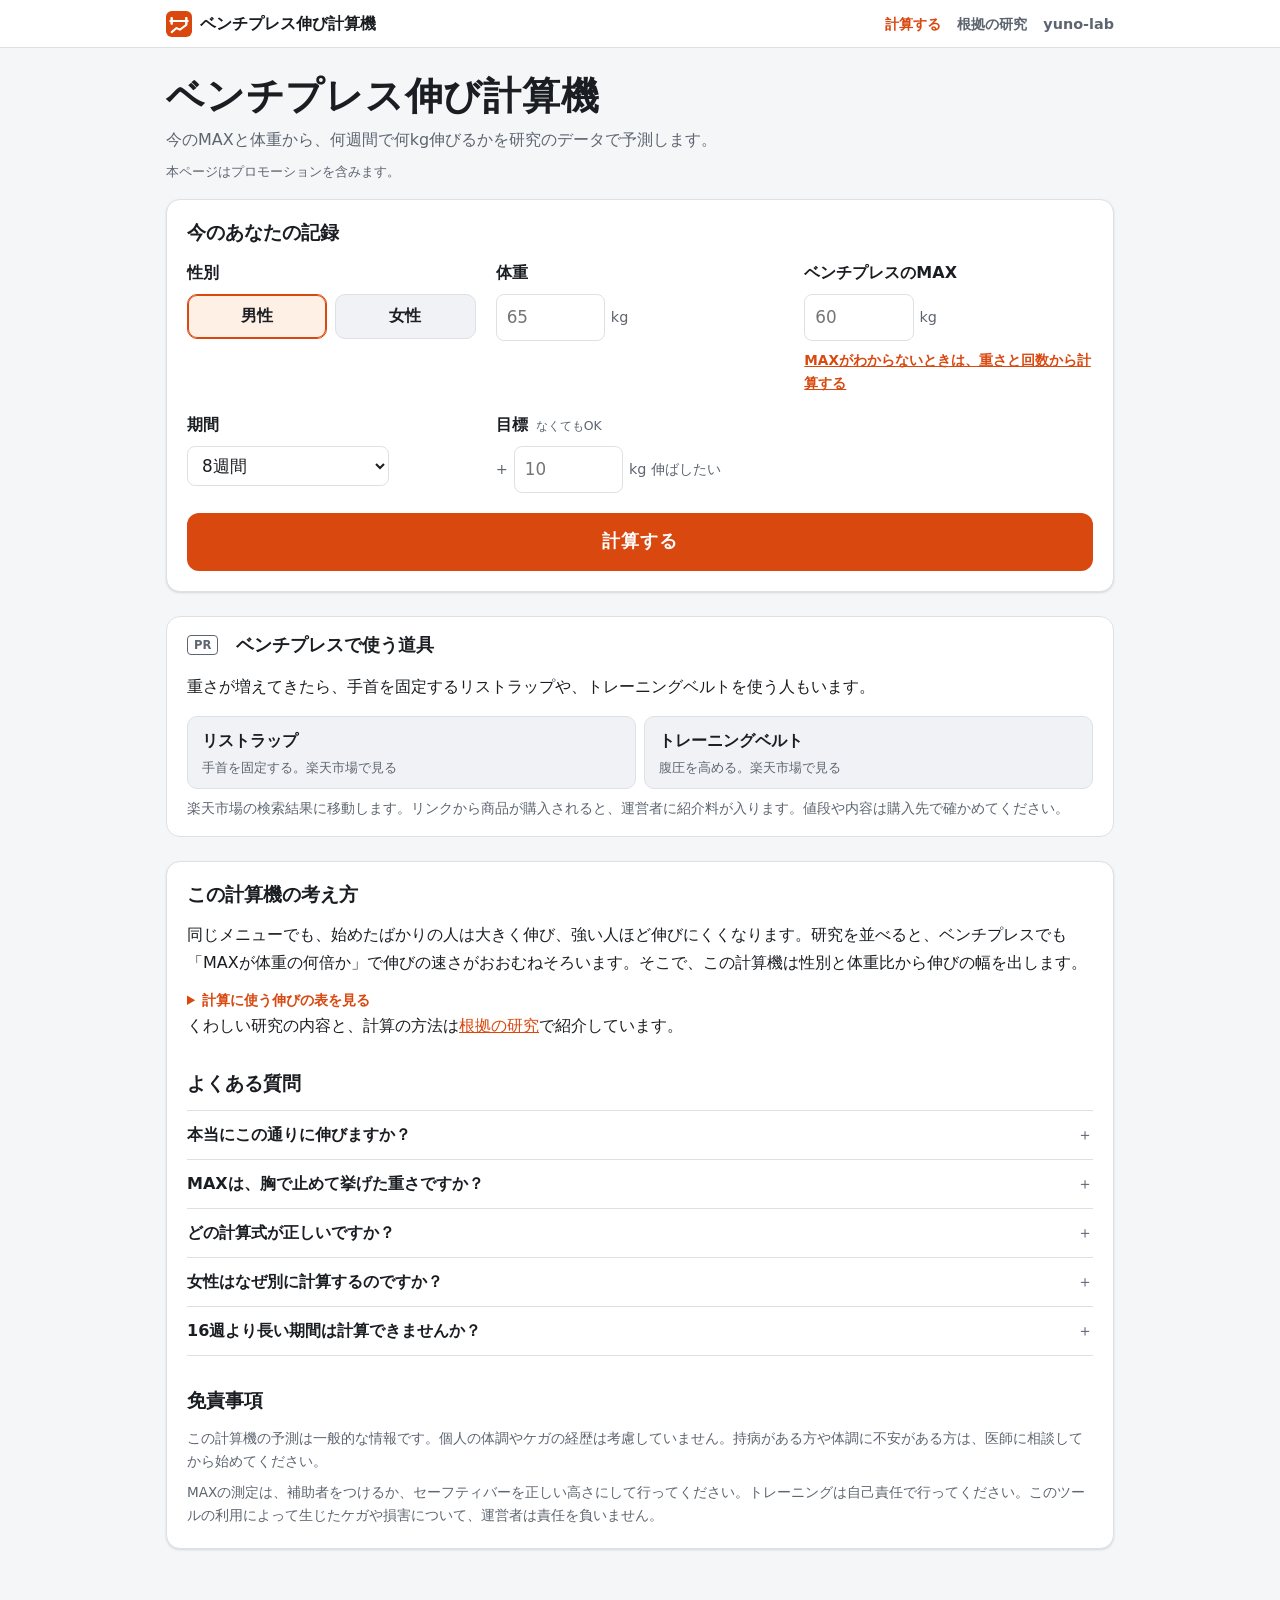
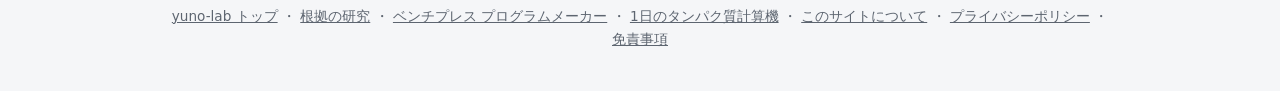
<file: index.html>
<!doctype html>
<html lang="ja">
<head>
<meta charset="utf-8">
<meta name="viewport" content="width=device-width, initial-scale=1, viewport-fit=cover">
<title>ベンチプレス伸び計算機｜何週間で何kg上がる？MAXの計算式つき</title>
<meta name="description" content="今のベンチプレスのMAXと体重、性別を入れるだけで、何週間で何kg伸びるかを研究データから予測します。重さと回数からMAXを出す4つの計算式の比較と、何kgなら何回できるかの表つき。根拠の論文つき。無料・登録不要。">
<link rel="canonical" href="https://yuno-lab.com/bench-goal/">
<meta property="og:type" content="website">
<meta property="og:title" content="ベンチプレス伸び計算機">
<meta property="og:description" content="何週間で何kg上がる？今のMAXと体重から、研究データでベンチプレスの伸びを予測します。MAXの計算式つき。">
<meta property="og:url" content="https://yuno-lab.com/bench-goal/">
<meta property="og:image" content="https://yuno-lab.com/bench-goal/og.png">
<meta property="og:locale" content="ja_JP">
<meta name="twitter:card" content="summary_large_image">
<meta name="theme-color" content="#d9480f">
<link rel="icon" href="favicon.svg" type="image/svg+xml">
<link rel="stylesheet" href="css/style.css">
<script type="application/ld+json">
{
  "@context": "https://schema.org",
  "@type": "WebApplication",
  "name": "ベンチプレス伸び計算機",
  "url": "https://yuno-lab.com/bench-goal/",
  "description": "今のベンチプレスのMAXと体重、性別から、何週間で何kg伸びるかを研究データで予測し、MAXの計算式を比べられるWebツール。",
  "applicationCategory": "HealthApplication",
  "operatingSystem": "All",
  "inLanguage": "ja",
  "offers": { "@type": "Offer", "price": "0", "priceCurrency": "JPY" }
}
</script>
<script async src="https://pagead2.googlesyndication.com/pagead/js/adsbygoogle.js?client=ca-pub-7280043806672538"
     crossorigin="anonymous"></script>
</head>
<body>

<nav class="topnav" aria-label="サイト内">
  <div class="wrap">
    <a class="brand" href="index.html"><img src="favicon.svg" alt="" width="26" height="26">ベンチプレス伸び計算機</a>
    <ul>
      <li><a class="navlink" href="index.html" aria-current="page">計算する</a></li>
      <li><a class="navlink" href="evidence.html">根拠の研究</a></li>
      <li><a class="navlink" href="/">yuno-lab</a></li>
    </ul>
  </div>
</nav>

<header class="site-header">
  <div class="wrap">
    <h1>ベンチプレス伸び計算機</h1>
    <p class="lead">今のMAXと体重から、何週間で何kg伸びるかを研究のデータで予測します。</p>
    <p class="pr-note">本ページはプロモーションを含みます。</p>
  </div>
</header>

<main class="wrap">

  <section class="card" id="form-section" aria-labelledby="form-title">
    <h2 id="form-title">今のあなたの記録</h2>
    <form id="calc-form" novalidate>
      <p class="error" id="form-error" role="alert" hidden></p>
      <input type="hidden" name="mode" value="max">

      <div class="field-grid">
        <fieldset class="field">
          <legend>性別</legend>
          <div class="seg seg-compact">
            <label><input type="radio" name="sex" value="male" checked><span>男性</span></label>
            <label><input type="radio" name="sex" value="female"><span>女性</span></label>
          </div>
        </fieldset>

        <label class="field">
          <span class="field-name">体重</span>
          <span class="num"><input type="number" name="bw" inputmode="decimal" min="30" max="200" step="0.1" placeholder="65" required><span class="unit">kg</span></span>
        </label>

        <div class="field">
          <span class="field-name" id="max-label">ベンチプレスのMAX</span>
          <div id="max-field">
            <span class="num"><input type="number" name="max" inputmode="decimal" min="10" max="300" step="0.5" placeholder="60" aria-labelledby="max-label"><span class="unit">kg</span></span>
          </div>
          <div id="reps-field" hidden>
            <span class="num"><input type="number" name="liftW" inputmode="decimal" min="10" max="300" step="0.5" placeholder="50" aria-label="挙げた重さ（kg）"><span class="unit">kg</span></span>
            <span class="times">×</span>
            <span class="num"><input type="number" name="liftR" inputmode="numeric" min="1" max="20" step="1" placeholder="6" aria-label="回数"><span class="unit">rep</span></span>
            <p class="hint" id="est-out" aria-live="polite"></p>
            <p class="hint">限界まで挙げた回数を入れます（10回以下が正確です）。</p>
          </div>
          <button type="button" class="link-btn" id="mode-btn">MAXがわからないときは、重さと回数から計算する</button>
        </div>

        <label class="field">
          <span class="field-name">期間</span>
          <select name="weeks">
            <option value="4">4週間</option>
            <option value="5">5週間</option>
            <option value="6">6週間</option>
            <option value="7">7週間</option>
            <option value="8" selected>8週間</option>
            <option value="9">9週間</option>
            <option value="10">10週間</option>
            <option value="11">11週間</option>
            <option value="12">12週間</option>
            <option value="13">13週間</option>
            <option value="14">14週間</option>
            <option value="15">15週間</option>
            <option value="16">16週間</option>
          </select>
        </label>

        <label class="field">
          <span class="field-name">目標<small>なくてもOK</small></span>
          <span class="num"><span class="unit">+</span><input type="number" name="target" inputmode="decimal" min="0" max="150" step="0.5" placeholder="10"><span class="unit">kg 伸ばしたい</span></span>
        </label>
      </div>

      <button type="submit" class="primary">計算する</button>
    </form>
  </section>

  <section id="result" aria-labelledby="result-title" hidden>
    <div class="card">
      <h2 id="result-title">伸びの予測</h2>
      <p class="summary-meta" id="summary-meta"></p>
      <p class="big-range" id="big-range"></p>
      <div class="chart-box" id="chart-box"></div>
      <p class="hint" id="rate-line"></p>
      <div class="verdict" id="verdict" hidden></div>
      <div class="actions">
        <a class="btn-link" id="program-link" href="/bench-program/">この期間のプログラムを作る</a>
        <button type="button" class="secondary" id="share-btn">リンクをコピー</button>
      </div>
      <div class="share-box" id="share-box" hidden>
        <input type="text" id="share-url" readonly aria-label="共有リンク">
        <p class="share-status" id="share-status" role="status"></p>
      </div>
    </div>

    <div class="card">
      <h2>近い強さの人の研究</h2>
      <p class="hint" id="study-note" hidden></p>
      <ul class="study-list" id="study-list"></ul>
      <p class="more-link"><a href="evidence.html#rate">ほかの研究と、計算の方法を見る</a></p>
    </div>

    <div class="card" id="formula-card" hidden>
      <h2>4つの計算式で出したMAX</h2>
      <div id="formula-box"></div>
    </div>

    <div class="card">
      <h2>今のMAXで、何kgなら何回できるか</h2>
      <div class="table-wrap">
        <table class="data-table" id="reps-table">
          <thead><tr><th scope="col">MAXの</th><th scope="col">重さ</th><th scope="col">限界までの回数</th></tr></thead>
          <tbody></tbody>
        </table>
      </div>
      <p class="hint">269の研究をまとめた平均です。かっこの中は、多くの人が入る範囲です。<a class="cite-chip" href="evidence.html#reps">根拠</a></p>
    </div>
  </section>

  <section class="pr-box" aria-labelledby="gear-title">
    <h2 id="gear-title"><span class="pr-label">PR</span>ベンチプレスで使う道具</h2>
    <p>重さが増えてきたら、手首を固定するリストラップや、トレーニングベルトを使う人もいます。</p>
    <ul class="pr-links">
      <li><a href="https://hb.afl.rakuten.co.jp/hgc/584a279b.2b83ca67.584a279c.b426829b/?pc=https%3A%2F%2Fsearch.rakuten.co.jp%2Fsearch%2Fmall%2F%25E3%2583%25AA%25E3%2582%25B9%25E3%2583%2588%25E3%2583%25A9%25E3%2583%2583%25E3%2583%2597%2F&amp;link_type=text" target="_blank" rel="nofollow sponsored noopener">リストラップ<small>手首を固定する。楽天市場で見る</small></a></li>
      <li><a href="https://hb.afl.rakuten.co.jp/hgc/584a279b.2b83ca67.584a279c.b426829b/?pc=https%3A%2F%2Fsearch.rakuten.co.jp%2Fsearch%2Fmall%2F%25E3%2583%2588%25E3%2583%25AC%25E3%2583%25BC%25E3%2583%258B%25E3%2583%25B3%25E3%2582%25B0%25E3%2583%2599%25E3%2583%25AB%25E3%2583%2588%2F&amp;link_type=text" target="_blank" rel="nofollow sponsored noopener">トレーニングベルト<small>腹圧を高める。楽天市場で見る</small></a></li>
    </ul>
    <p class="hint">楽天市場の検索結果に移動します。リンクから商品が購入されると、運営者に紹介料が入ります。値段や内容は購入先で確かめてください。</p>
  </section>

  <section class="card article" aria-labelledby="about-title">
    <h2 id="about-title">この計算機の考え方</h2>
    <p>同じメニューでも、始めたばかりの人は大きく伸び、強い人ほど伸びにくくなります。研究を並べると、ベンチプレスでも「MAXが体重の何倍か」で伸びの速さがおおむねそろいます。そこで、この計算機は性別と体重比から伸びの幅を出します。</p>
    <details class="more">
    <summary>計算に使う伸びの表を見る</summary>
    <div class="table-wrap">
      <table class="data-table">
        <caption>計算に使う1週あたりの伸び（始めのMAXに対する割合）</caption>
        <thead><tr><th scope="col">性別</th><th scope="col">MAX ÷ 体重</th><th scope="col">控えめなペース</th><th scope="col">速いペース</th><th scope="col">8週間だと</th></tr></thead>
        <tbody>
          <tr><td>男性</td><td>0.8倍以下</td><td>1.8%</td><td>3.5%</td><td>+14〜28%</td></tr>
          <tr><td>男性</td><td>1.2倍</td><td>0.6%</td><td>1.5%</td><td>+5〜12%</td></tr>
          <tr><td>男性</td><td>1.5倍</td><td>0.4%</td><td>1.2%</td><td>+3〜10%</td></tr>
          <tr><td>男性</td><td>1.8倍以上（推定）</td><td>0.2%</td><td>0.8%</td><td>+2〜6%</td></tr>
          <tr><td>女性</td><td>0.5倍以下</td><td>1.2%</td><td>2.5%</td><td>+10〜20%</td></tr>
          <tr><td>女性</td><td>0.65倍</td><td>1.0%</td><td>2.2%</td><td>+8〜18%</td></tr>
          <tr><td>女性</td><td>0.83倍（推定）</td><td>0.6%</td><td>1.5%</td><td>+5〜12%</td></tr>
        </tbody>
      </table>
    </div>
    </details>
    <p>くわしい研究の内容と、計算の方法は<a href="evidence.html">根拠の研究</a>で紹介しています。</p>

    <h2>よくある質問</h2>
    <div class="faq">
      <details><summary>本当にこの通りに伸びますか？</summary><p>予測は、研究に参加した人たちの平均的な伸びをもとにしています。同じ研究の中でも、伸び方には大きな個人差がありました。睡眠、食事、フォーム、ケガなどでも変わります。また、MAXを測り慣れていない人は、測るだけで数%上がることがあり、予測の伸びにはその分も含まれます。目安として使ってください。<a class="cite-chip" href="evidence.html#practice">根拠</a></p></details>
      <details><summary>MAXは、胸で止めて挙げた重さですか？</summary><p>胸で止めずに挙げた重さを入れてください。113人を調べた研究では、胸で止めずに挙げたMAXは、胸で止めたときより約8%重くなりました。大会のように胸で止めて測る場合は、その分低くなります。<a class="cite-chip" href="evidence.html#pause">根拠</a></p></details>
      <details><summary>どの計算式が正しいですか？</summary><p>どの式も平均的な関係を表したもので、人によって数%〜10%ほどずれます。ベンチプレスを10回以下挙げた男性220人の研究で最も正確だった Brzycki の式を使い、ほかの式の値も並べています。<a class="cite-chip" href="evidence.html#formulas">根拠</a></p></details>
      <details><summary>女性はなぜ別に計算するのですか？</summary><p>同じメニューで比べた研究をまとめると、上半身の筋力は、女性のほうが割合で大きく伸びていました。また、体重に対するMAXの大きさも男女で違います。ただ、女性のベンチプレスの研究は少ないため、予測の幅は控えめです。<a class="cite-chip" href="evidence.html#sex">根拠</a></p></details>
      <details><summary>16週より長い期間は計算できませんか？</summary><p>研究の多くは6〜12週間です。16週より先は根拠が少ないため、計算していません。大会に出ている人の記録でも、ベンチプレスの伸びは1年で最大10〜13kgほどでした。</p></details>
    </div>

    <h2 id="disclaimer">免責事項</h2>
    <div class="disclaimer">
      <p>この計算機の予測は一般的な情報です。個人の体調やケガの経歴は考慮していません。持病がある方や体調に不安がある方は、医師に相談してから始めてください。</p>
      <p>MAXの測定は、補助者をつけるか、セーフティバーを正しい高さにして行ってください。トレーニングは自己責任で行ってください。このツールの利用によって生じたケガや損害について、運営者は責任を負いません。</p>
    </div>
  </section>
</main>

<footer class="site-footer">
  <div class="wrap">
    <a href="/">yuno-lab トップ</a>
    <span aria-hidden="true">・</span>
    <a href="evidence.html">根拠の研究</a>
    <span aria-hidden="true">・</span>
    <a href="/bench-program/">ベンチプレス プログラムメーカー</a>
    <span aria-hidden="true">・</span>
    <a href="/protein-calc/">1日のタンパク質計算機</a>
    <span aria-hidden="true">・</span>
    <a href="/about.html">このサイトについて</a>
    <span aria-hidden="true">・</span>
    <a href="/privacy.html">プライバシーポリシー</a>
    <span aria-hidden="true">・</span>
    <a href="#disclaimer">免責事項</a>
  </div>
</footer>

<script src="js/bg-data.js"></script>
<script src="js/bg-calc.js"></script>
<script src="js/bg-chart.js"></script>
<script src="js/app.js"></script>
</body>
</html>
</file>
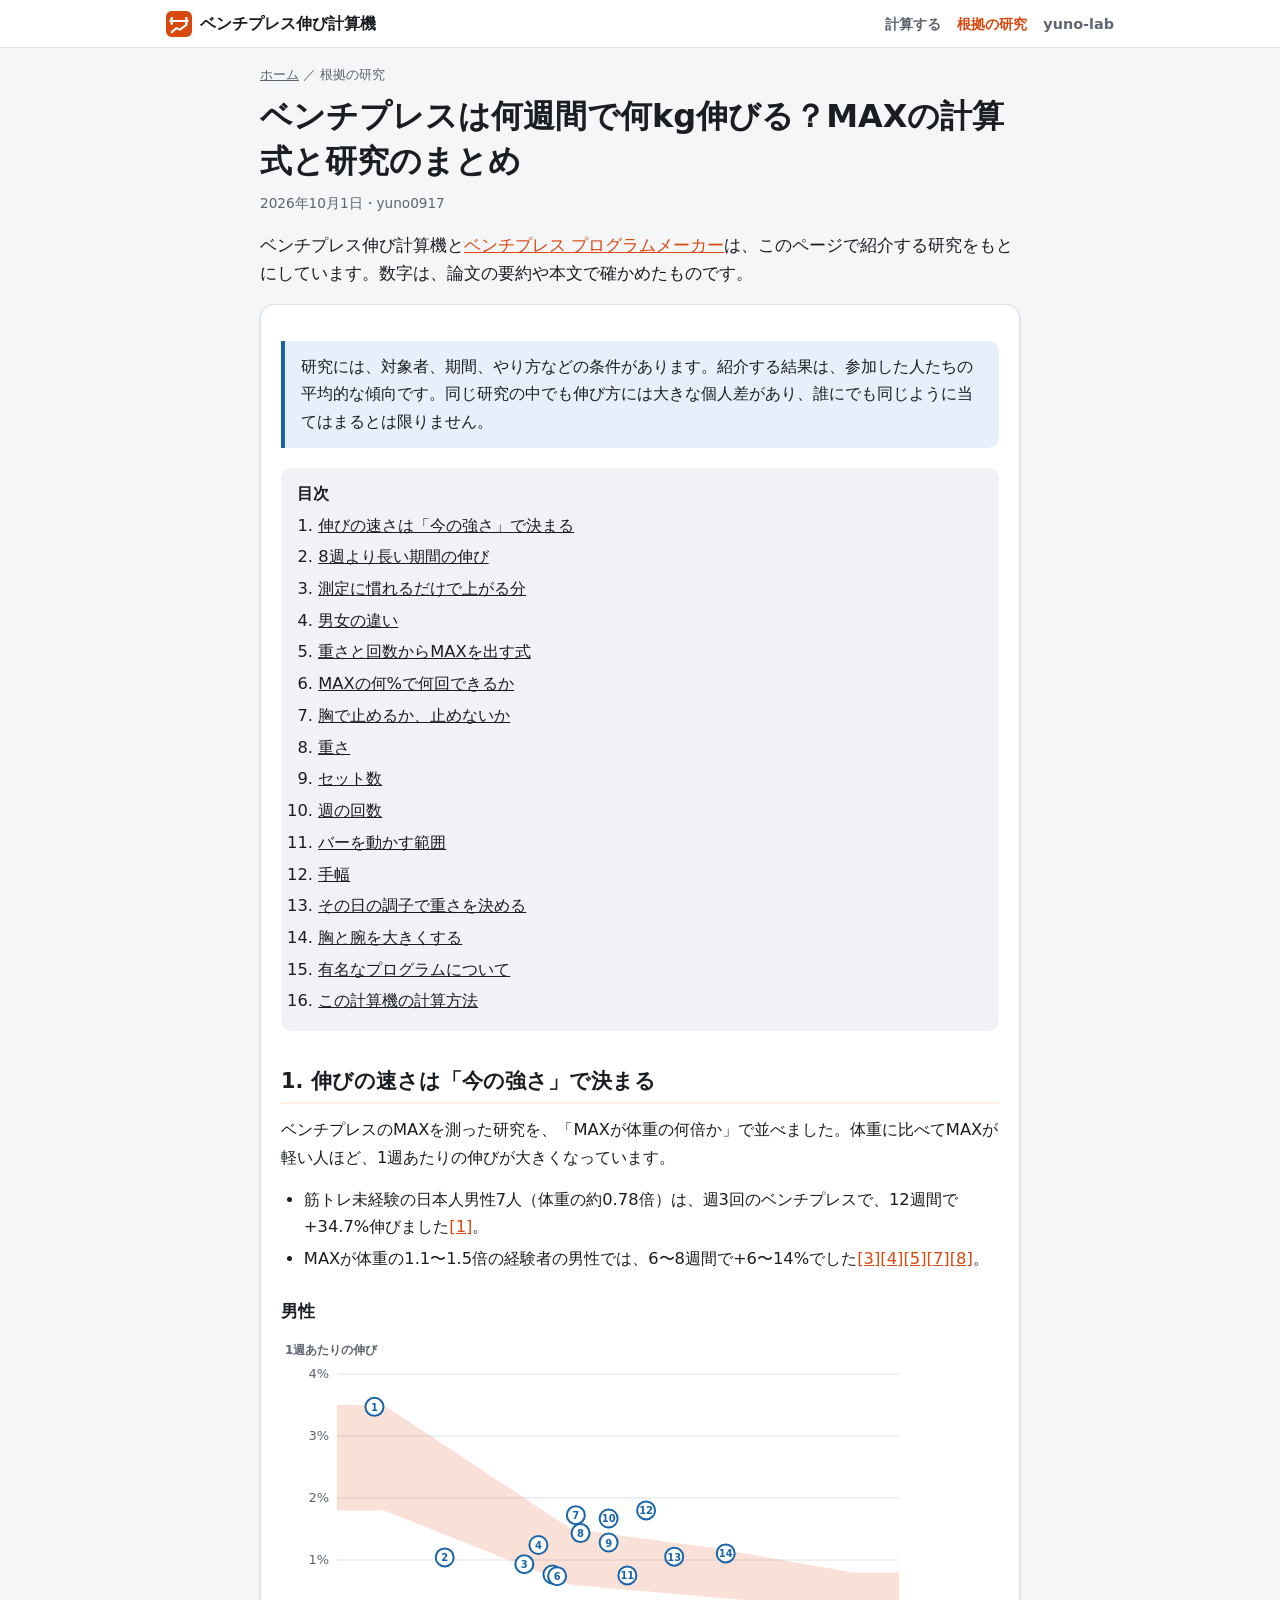
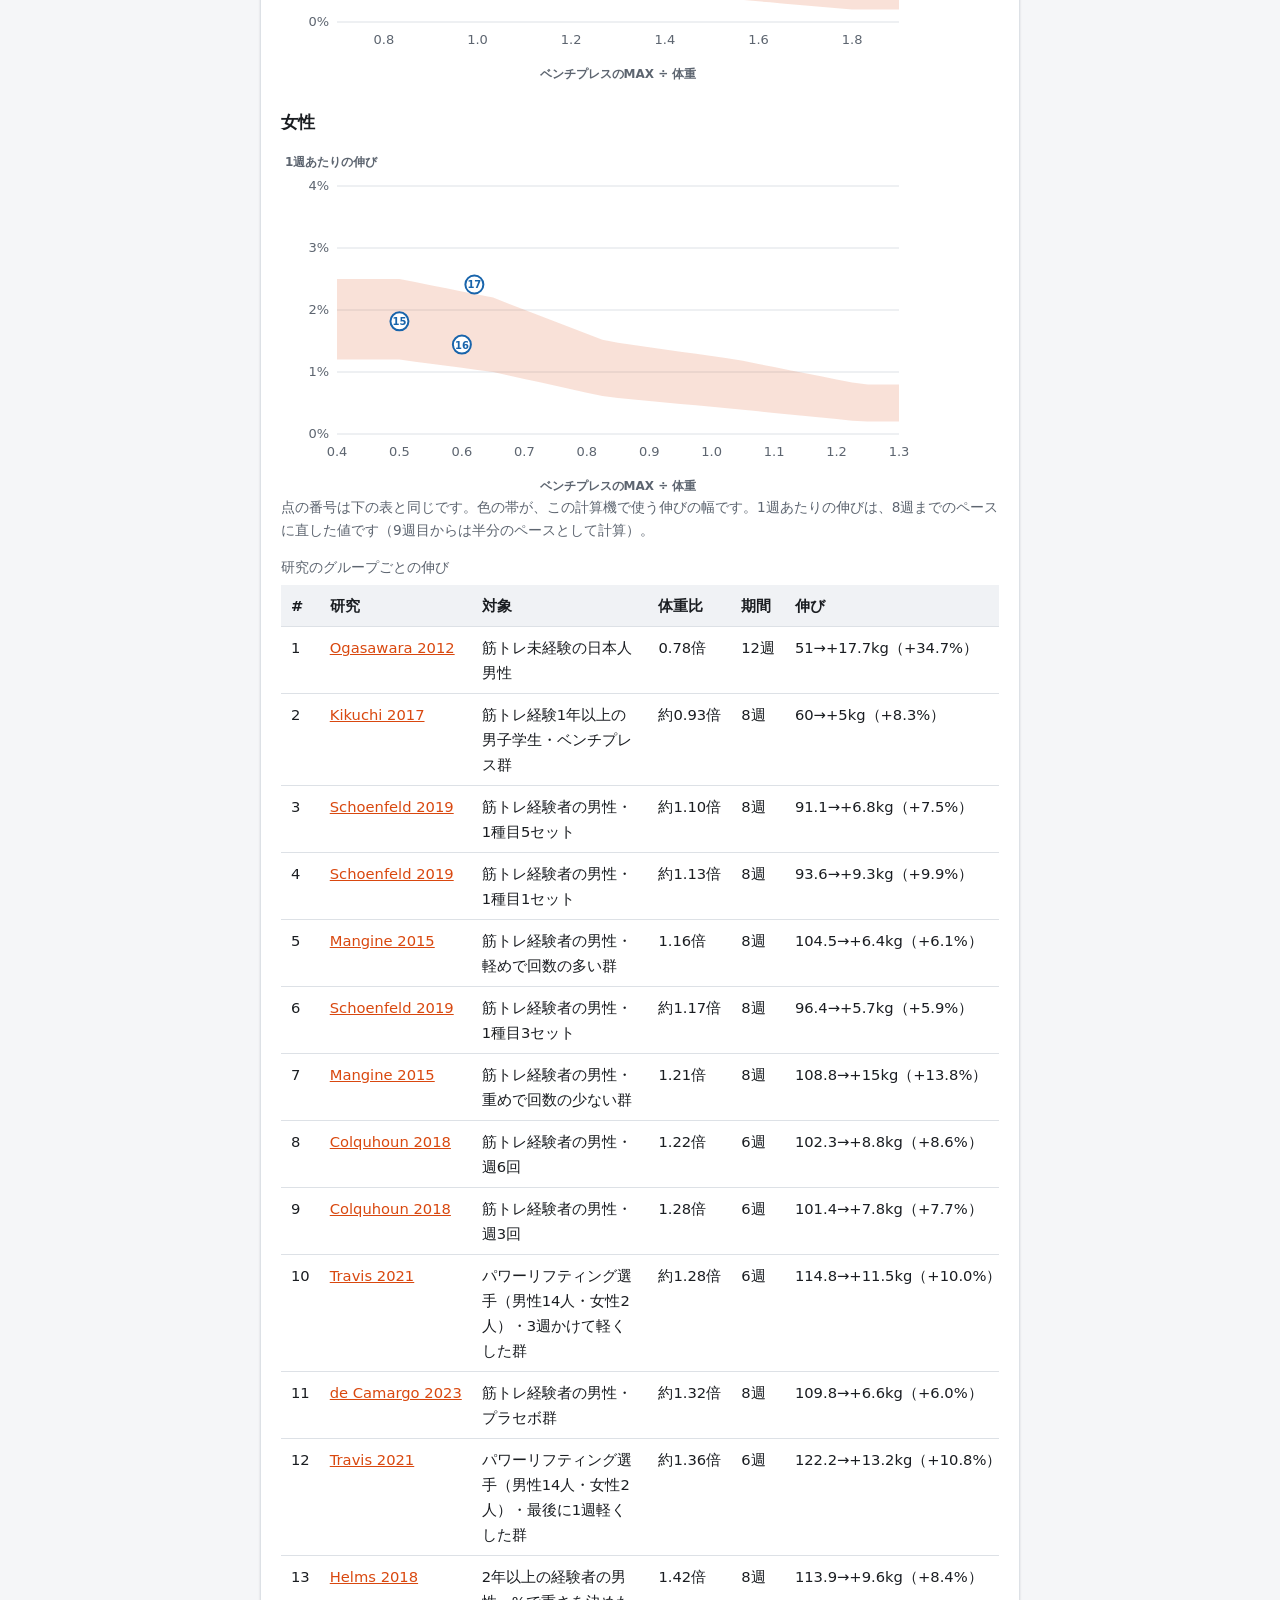
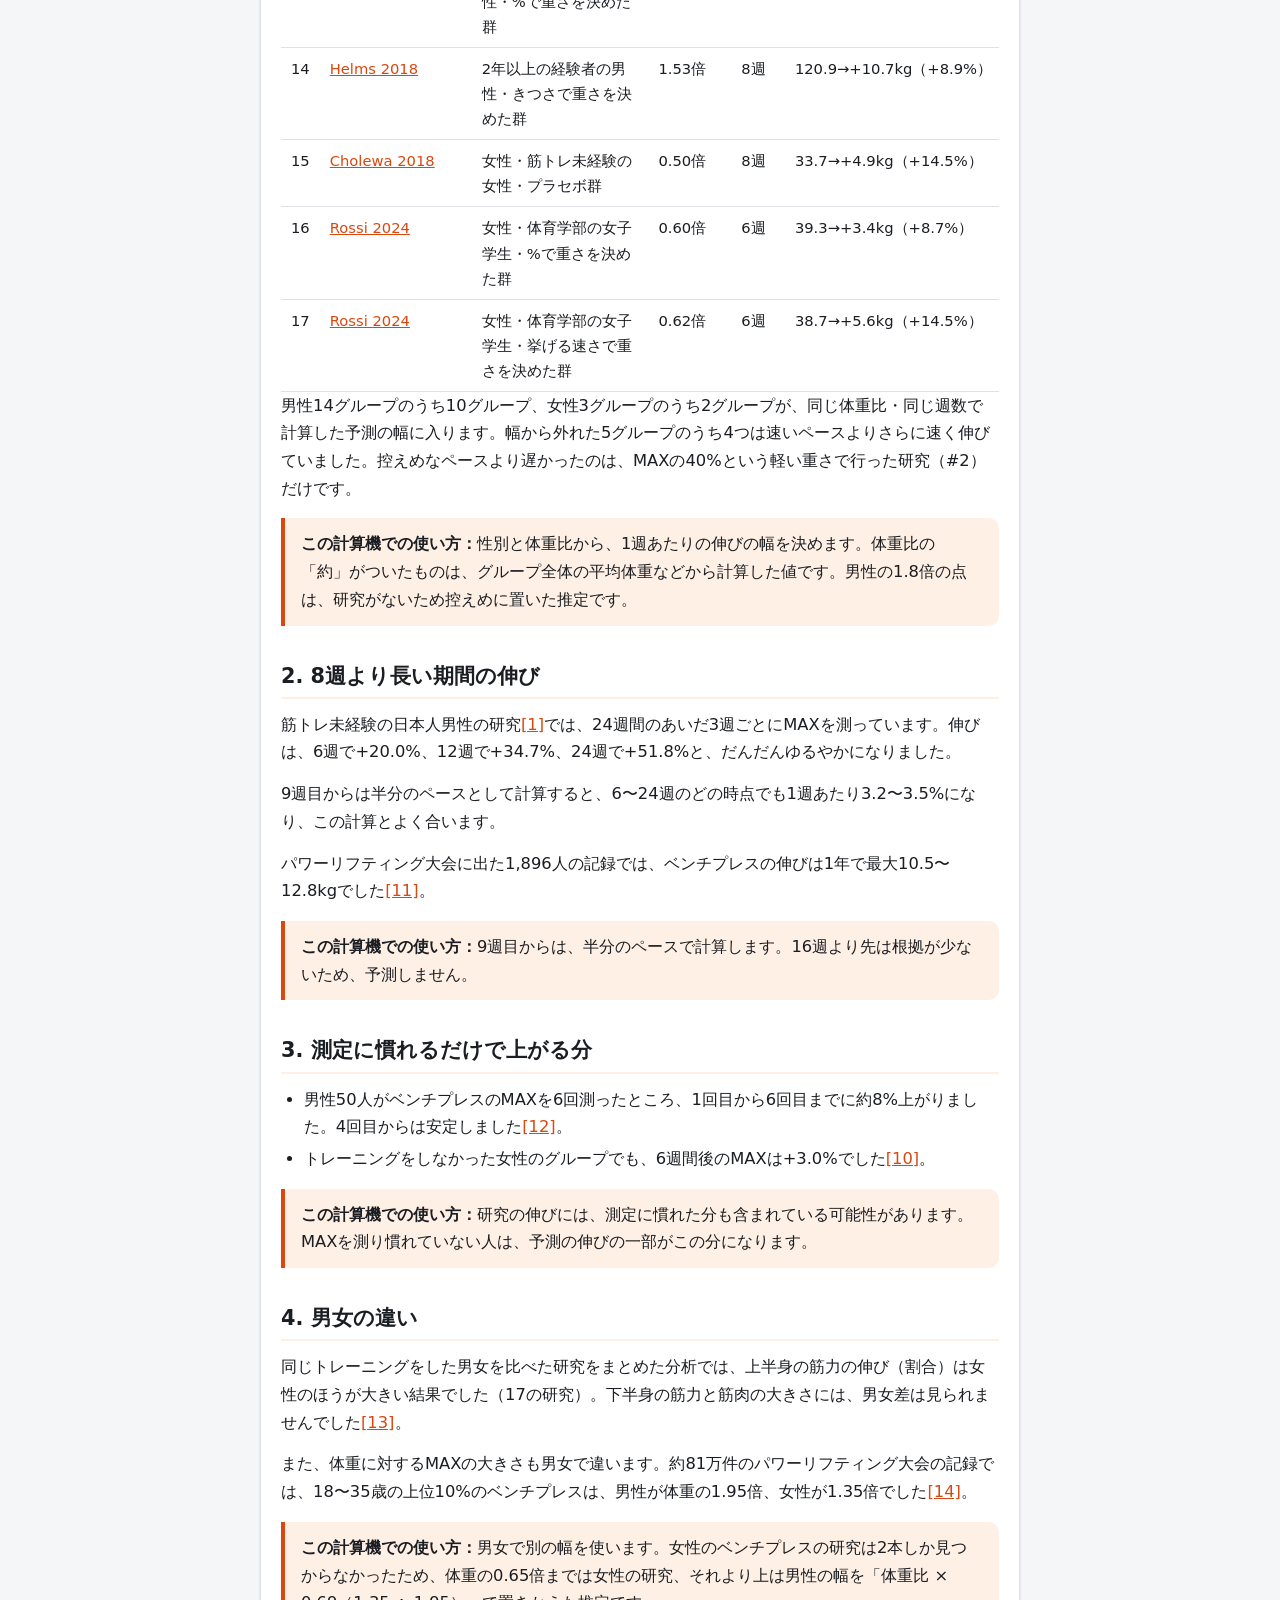
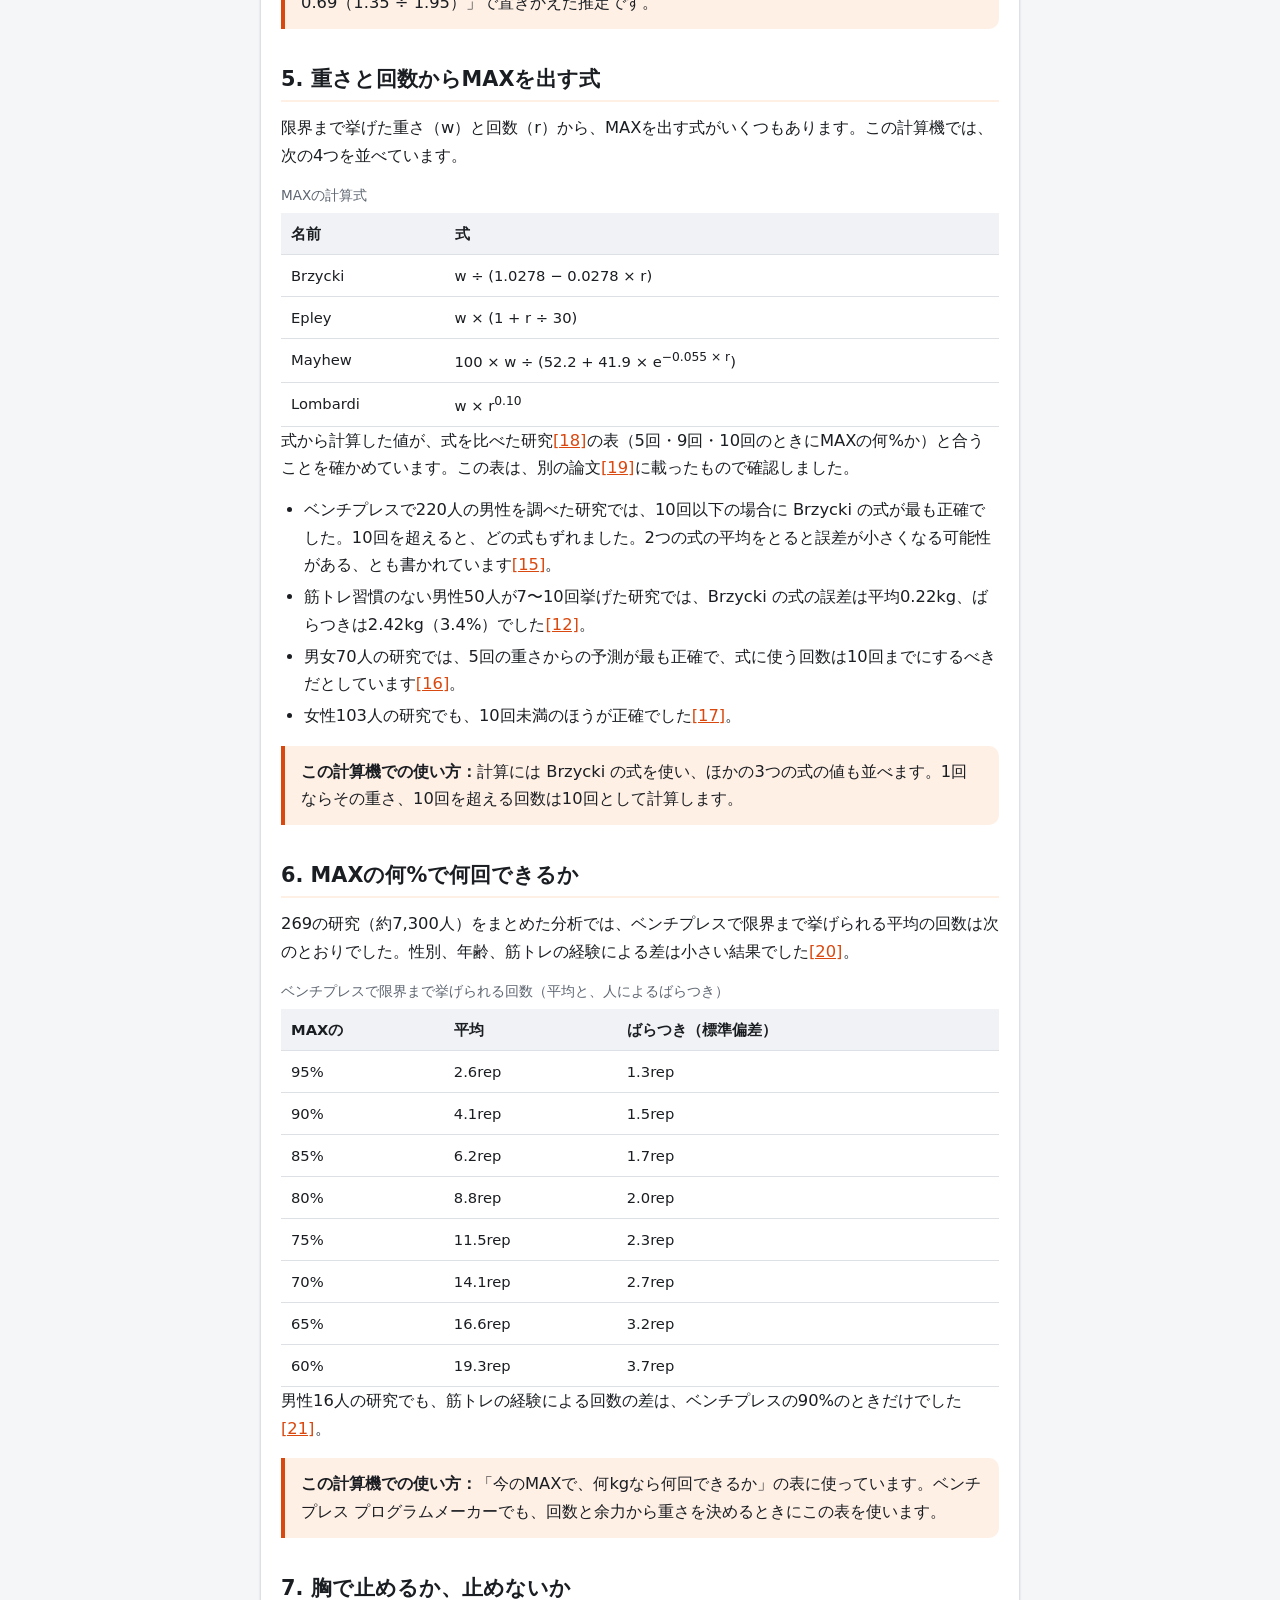
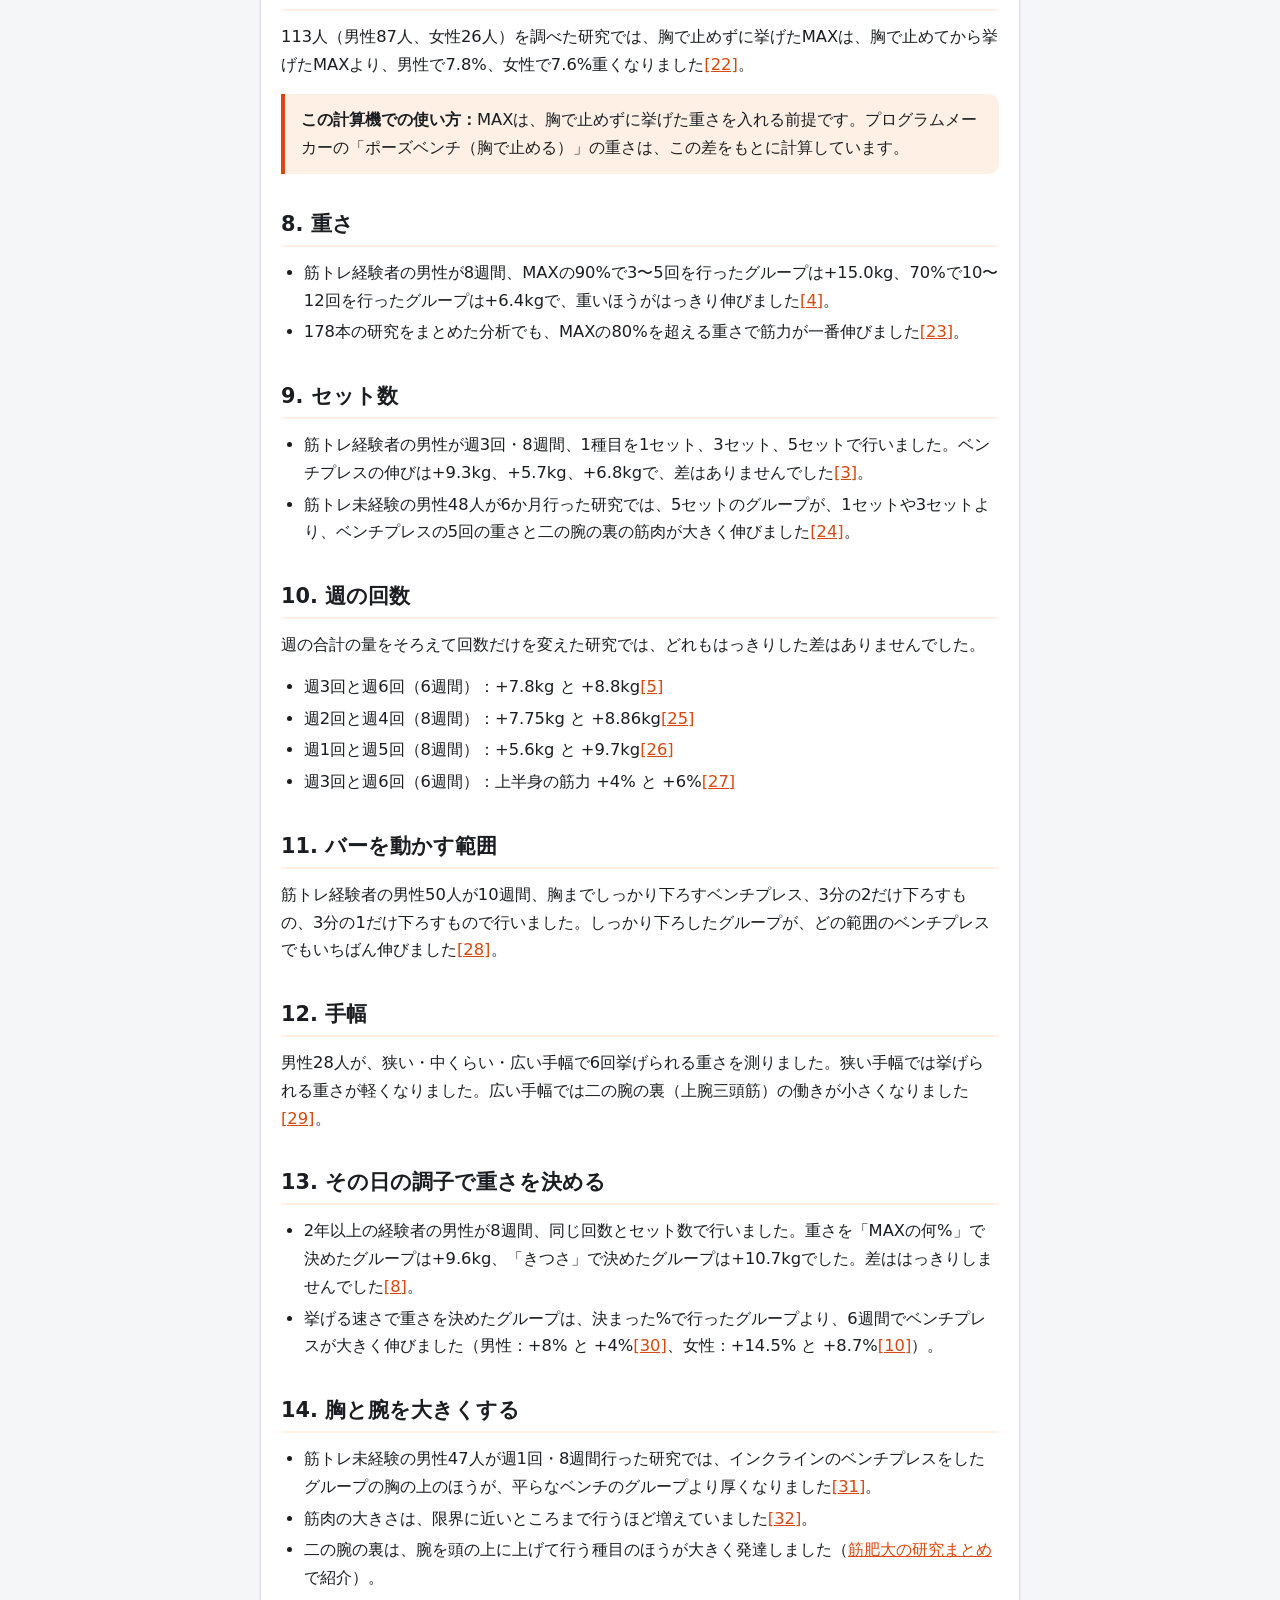
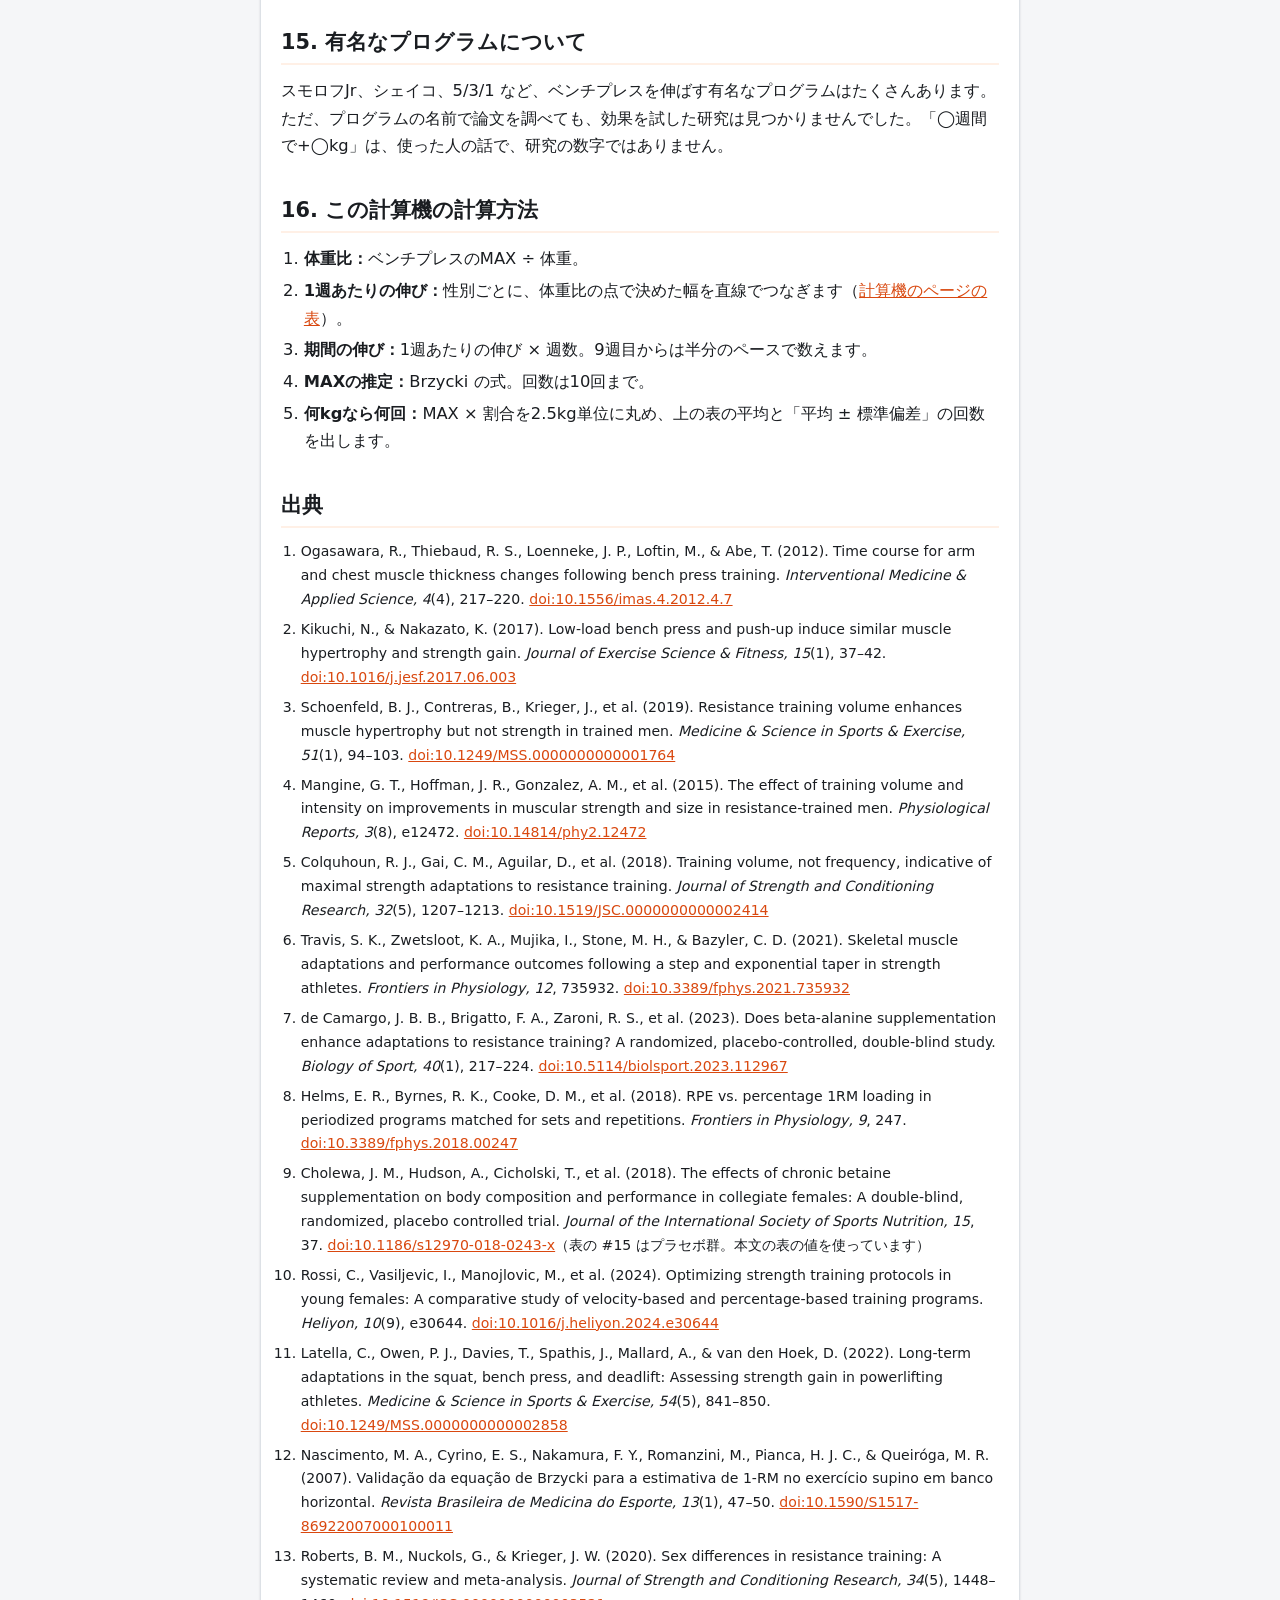
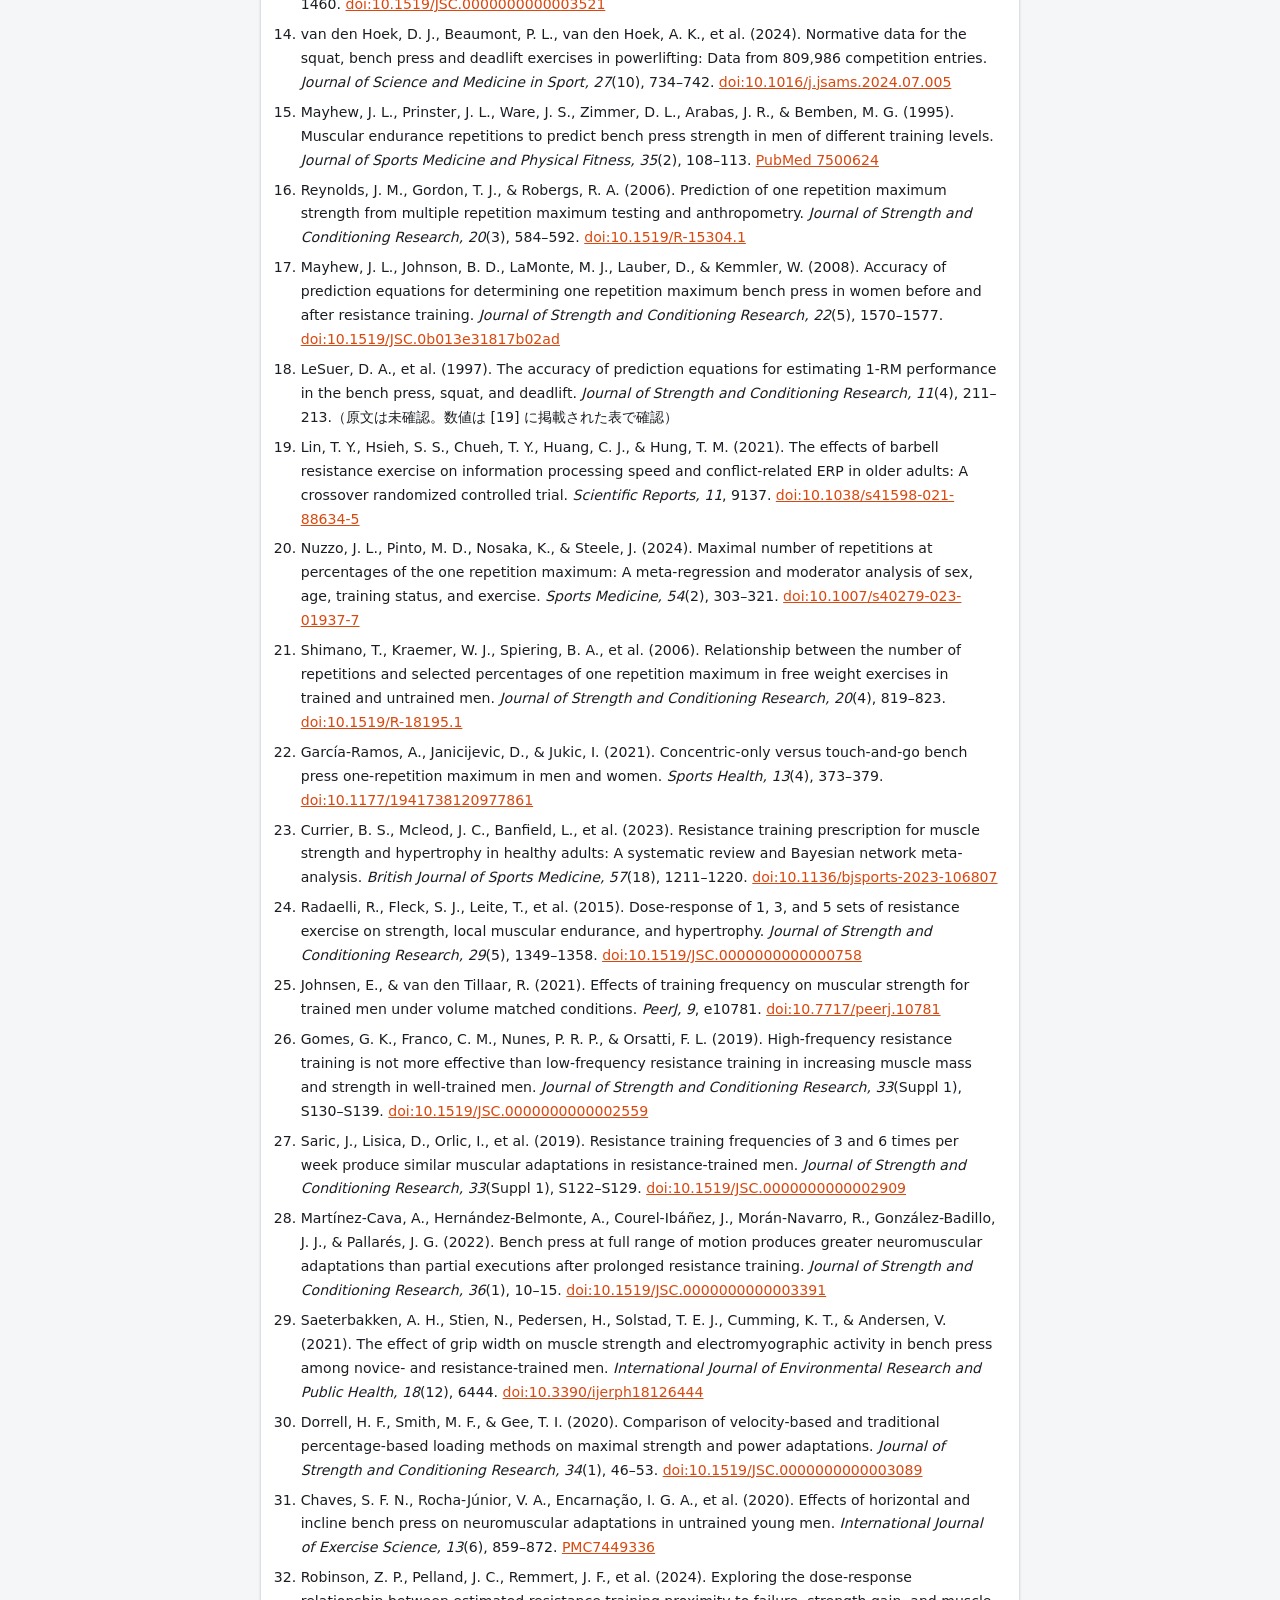
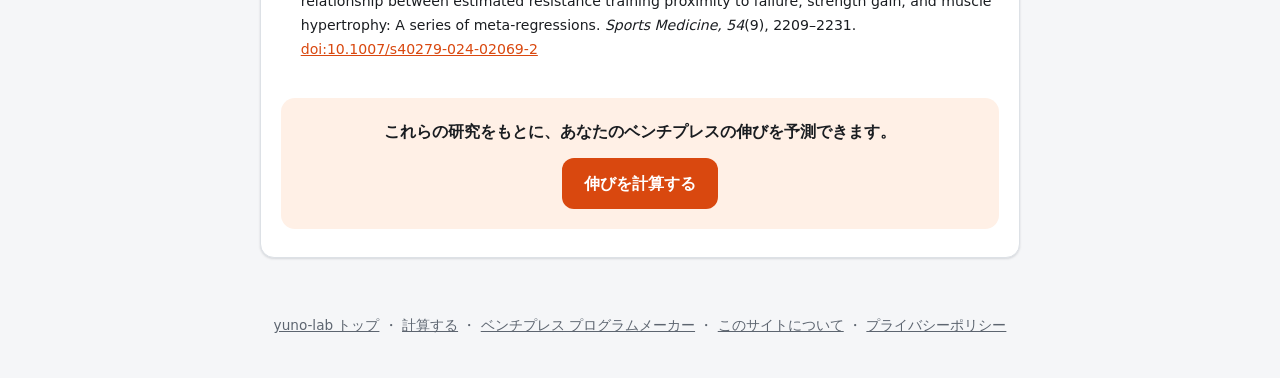
<file: evidence.html>
<!doctype html>
<html lang="ja">
<head>
<meta charset="utf-8">
<meta name="viewport" content="width=device-width, initial-scale=1, viewport-fit=cover">
<title>ベンチプレスは何週間で何kg伸びる？MAXの計算式と研究のまとめ｜ベンチプレス伸び計算機</title>
<meta name="description" content="ベンチプレスのMAXが何週間でどれくらい伸びるかを、男女別に研究データでまとめました。MAXの計算式の正確さ、何%で何回できるか、胸で止めるか、重さ、セット数、週の回数、手幅、動かす範囲まで、出典つきで紹介します。">
<link rel="canonical" href="https://yuno-lab.com/bench-goal/evidence.html">
<meta property="og:type" content="article">
<meta property="og:title" content="ベンチプレスは何週間で何kg伸びる？MAXの計算式と研究のまとめ">
<meta property="og:description" content="ベンチプレスの伸び、MAXの計算式、重さ・セット数・週の回数・手幅などを、研究の数字で出典つきでまとめました。">
<meta property="og:url" content="https://yuno-lab.com/bench-goal/evidence.html">
<meta property="og:image" content="https://yuno-lab.com/bench-goal/og.png">
<meta name="twitter:card" content="summary_large_image">
<meta name="theme-color" content="#d9480f">
<link rel="icon" href="favicon.svg" type="image/svg+xml">
<link rel="stylesheet" href="css/style.css">
<script type="application/ld+json">
{
  "@context": "https://schema.org",
  "@type": "Article",
  "headline": "ベンチプレスは何週間で何kg伸びる？MAXの計算式と研究のまとめ",
  "description": "ベンチプレスのMAXの伸び、MAXの計算式、トレーニングの方法を、研究のデータで出典つきでまとめました。",
  "datePublished": "2026-10-01",
  "dateModified": "2026-10-01",
  "inLanguage": "ja",
  "author": { "@type": "Person", "name": "yuno0917", "url": "https://github.com/yuno0917" },
  "image": "https://yuno-lab.com/bench-goal/og.png",
  "mainEntityOfPage": "https://yuno-lab.com/bench-goal/evidence.html"
}
</script>
<script async src="https://pagead2.googlesyndication.com/pagead/js/adsbygoogle.js?client=ca-pub-7280043806672538"
     crossorigin="anonymous"></script>
</head>
<body>

<nav class="topnav" aria-label="サイト内">
  <div class="wrap">
    <a class="brand" href="index.html"><img src="favicon.svg" alt="" width="26" height="26">ベンチプレス伸び計算機</a>
    <ul>
      <li><a class="navlink" href="index.html">計算する</a></li>
      <li><a class="navlink" href="evidence.html" aria-current="page">根拠の研究</a></li>
      <li><a class="navlink" href="/">yuno-lab</a></li>
    </ul>
  </div>
</nav>

<main class="wrap">
  <article class="post">
    <p class="breadcrumb"><a href="index.html">ホーム</a> ／ 根拠の研究</p>
    <header class="post-header">
      <h1>ベンチプレスは何週間で何kg伸びる？MAXの計算式と研究のまとめ</h1>
      <p class="post-meta"><time datetime="2026-10-01">2026年10月1日</time>・yuno0917</p>
      <p class="post-lead">ベンチプレス伸び計算機と<a href="/bench-program/">ベンチプレス プログラムメーカー</a>は、このページで紹介する研究をもとにしています。数字は、論文の要約や本文で確かめたものです。</p>
    </header>

    <div class="card post-body">
      <div class="callout info">
        <p>研究には、対象者、期間、やり方などの条件があります。紹介する結果は、参加した人たちの平均的な傾向です。同じ研究の中でも伸び方には大きな個人差があり、誰にでも同じように当てはまるとは限りません。</p>
      </div>

      <nav class="toc" aria-label="目次">
        <p>目次</p>
        <ol>
          <li><a href="#rate">伸びの速さは「今の強さ」で決まる</a></li>
          <li><a href="#long">8週より長い期間の伸び</a></li>
          <li><a href="#practice">測定に慣れるだけで上がる分</a></li>
          <li><a href="#sex">男女の違い</a></li>
          <li><a href="#formulas">重さと回数からMAXを出す式</a></li>
          <li><a href="#reps">MAXの何%で何回できるか</a></li>
          <li><a href="#pause">胸で止めるか、止めないか</a></li>
          <li><a href="#load">重さ</a></li>
          <li><a href="#volume">セット数</a></li>
          <li><a href="#frequency">週の回数</a></li>
          <li><a href="#rom">バーを動かす範囲</a></li>
          <li><a href="#grip">手幅</a></li>
          <li><a href="#autoreg">その日の調子で重さを決める</a></li>
          <li><a href="#chest">胸と腕を大きくする</a></li>
          <li><a href="#programs">有名なプログラムについて</a></li>
          <li><a href="#method">この計算機の計算方法</a></li>
        </ol>
      </nav>

      <h2 id="rate">1. 伸びの速さは「今の強さ」で決まる</h2>
      <p>ベンチプレスのMAXを測った研究を、「MAXが体重の何倍か」で並べました。体重に比べてMAXが軽い人ほど、1週あたりの伸びが大きくなっています。</p>
      <ul>
        <li>筋トレ未経験の日本人男性7人（体重の約0.78倍）は、週3回のベンチプレスで、12週間で+34.7%伸びました<a href="#ref-1">[1]</a>。</li>
        <li>MAXが体重の1.1〜1.5倍の経験者の男性では、6〜8週間で+6〜14%でした<a href="#ref-3">[3]</a><a href="#ref-4">[4]</a><a href="#ref-5">[5]</a><a href="#ref-7">[7]</a><a href="#ref-8">[8]</a>。</li>
      </ul>
      <h3>男性</h3>
      <div class="chart-box" id="scatter-male"></div>
      <h3>女性</h3>
      <div class="chart-box" id="scatter-female"></div>
      <p class="cite">点の番号は下の表と同じです。色の帯が、この計算機で使う伸びの幅です。1週あたりの伸びは、8週までのペースに直した値です（9週目からは半分のペースとして計算）。</p>
      <div class="table-wrap">
        <table class="data-table study-table">
          <caption>研究のグループごとの伸び</caption>
          <thead><tr><th scope="col">#</th><th scope="col">研究</th><th scope="col">対象</th><th scope="col">体重比</th><th scope="col">期間</th><th scope="col">伸び</th><th scope="col">1週あたり</th></tr></thead>
          <tbody id="study-rows"></tbody>
        </table>
      </div>
      <p>男性14グループのうち<span id="cov-male">10</span>グループ、女性3グループのうち<span id="cov-female">2</span>グループが、同じ体重比・同じ週数で計算した予測の幅に入ります。幅から外れた5グループのうち4つは速いペースよりさらに速く伸びていました。控えめなペースより遅かったのは、MAXの40%という軽い重さで行った研究（#2）だけです。</p>
      <div class="callout">
        <p><strong>この計算機での使い方：</strong>性別と体重比から、1週あたりの伸びの幅を決めます。体重比の「約」がついたものは、グループ全体の平均体重などから計算した値です。男性の1.8倍の点は、研究がないため控えめに置いた推定です。</p>
      </div>

      <h2 id="long">2. 8週より長い期間の伸び</h2>
      <p>筋トレ未経験の日本人男性の研究<a href="#ref-1">[1]</a>では、24週間のあいだ3週ごとにMAXを測っています。伸びは、6週で+20.0%、12週で+34.7%、24週で+51.8%と、だんだんゆるやかになりました。</p>
      <p>9週目からは半分のペースとして計算すると、6〜24週のどの時点でも1週あたり3.2〜3.5%になり、この計算とよく合います。</p>
      <p>パワーリフティング大会に出た1,896人の記録では、ベンチプレスの伸びは1年で最大10.5〜12.8kgでした<a href="#ref-11">[11]</a>。</p>
      <div class="callout">
        <p><strong>この計算機での使い方：</strong>9週目からは、半分のペースで計算します。16週より先は根拠が少ないため、予測しません。</p>
      </div>

      <h2 id="practice">3. 測定に慣れるだけで上がる分</h2>
      <ul>
        <li>男性50人がベンチプレスのMAXを6回測ったところ、1回目から6回目までに約8%上がりました。4回目からは安定しました<a href="#ref-12">[12]</a>。</li>
        <li>トレーニングをしなかった女性のグループでも、6週間後のMAXは+3.0%でした<a href="#ref-10">[10]</a>。</li>
      </ul>
      <div class="callout">
        <p><strong>この計算機での使い方：</strong>研究の伸びには、測定に慣れた分も含まれている可能性があります。MAXを測り慣れていない人は、予測の伸びの一部がこの分になります。</p>
      </div>

      <h2 id="sex">4. 男女の違い</h2>
      <p>同じトレーニングをした男女を比べた研究をまとめた分析では、上半身の筋力の伸び（割合）は女性のほうが大きい結果でした（17の研究）。下半身の筋力と筋肉の大きさには、男女差は見られませんでした<a href="#ref-13">[13]</a>。</p>
      <p>また、体重に対するMAXの大きさも男女で違います。約81万件のパワーリフティング大会の記録では、18〜35歳の上位10%のベンチプレスは、男性が体重の1.95倍、女性が1.35倍でした<a href="#ref-14">[14]</a>。</p>
      <div class="callout">
        <p><strong>この計算機での使い方：</strong>男女で別の幅を使います。女性のベンチプレスの研究は2本しか見つからなかったため、体重の0.65倍までは女性の研究、それより上は男性の幅を「体重比 × 0.69（1.35 ÷ 1.95）」で置きかえた推定です。</p>
      </div>

      <h2 id="formulas">5. 重さと回数からMAXを出す式</h2>
      <p>限界まで挙げた重さ（w）と回数（r）から、MAXを出す式がいくつもあります。この計算機では、次の4つを並べています。</p>
      <div class="table-wrap">
        <table class="data-table">
          <caption>MAXの計算式</caption>
          <thead><tr><th scope="col">名前</th><th scope="col">式</th></tr></thead>
          <tbody>
            <tr><td>Brzycki</td><td>w ÷ (1.0278 − 0.0278 × r)</td></tr>
            <tr><td>Epley</td><td>w × (1 + r ÷ 30)</td></tr>
            <tr><td>Mayhew</td><td>100 × w ÷ (52.2 + 41.9 × e<sup>−0.055 × r</sup>)</td></tr>
            <tr><td>Lombardi</td><td>w × r<sup>0.10</sup></td></tr>
          </tbody>
        </table>
      </div>
      <p>式から計算した値が、式を比べた研究<a href="#ref-18">[18]</a>の表（5回・9回・10回のときにMAXの何%か）と合うことを確かめています。この表は、別の論文<a href="#ref-19">[19]</a>に載ったもので確認しました。</p>
      <ul>
        <li>ベンチプレスで220人の男性を調べた研究では、10回以下の場合に Brzycki の式が最も正確でした。10回を超えると、どの式もずれました。2つの式の平均をとると誤差が小さくなる可能性がある、とも書かれています<a href="#ref-15">[15]</a>。</li>
        <li>筋トレ習慣のない男性50人が7〜10回挙げた研究では、Brzycki の式の誤差は平均0.22kg、ばらつきは2.42kg（3.4%）でした<a href="#ref-12">[12]</a>。</li>
        <li>男女70人の研究では、5回の重さからの予測が最も正確で、式に使う回数は10回までにするべきだとしています<a href="#ref-16">[16]</a>。</li>
        <li>女性103人の研究でも、10回未満のほうが正確でした<a href="#ref-17">[17]</a>。</li>
      </ul>
      <div class="callout">
        <p><strong>この計算機での使い方：</strong>計算には Brzycki の式を使い、ほかの3つの式の値も並べます。1回ならその重さ、10回を超える回数は10回として計算します。</p>
      </div>

      <h2 id="reps">6. MAXの何%で何回できるか</h2>
      <p>269の研究（約7,300人）をまとめた分析では、ベンチプレスで限界まで挙げられる平均の回数は次のとおりでした。性別、年齢、筋トレの経験による差は小さい結果でした<a href="#ref-20">[20]</a>。</p>
      <div class="table-wrap">
        <table class="data-table">
          <caption>ベンチプレスで限界まで挙げられる回数（平均と、人によるばらつき）</caption>
          <thead><tr><th scope="col">MAXの</th><th scope="col">平均</th><th scope="col">ばらつき（標準偏差）</th></tr></thead>
          <tbody>
            <tr><td>95%</td><td>2.6rep</td><td>1.3rep</td></tr>
            <tr><td>90%</td><td>4.1rep</td><td>1.5rep</td></tr>
            <tr><td>85%</td><td>6.2rep</td><td>1.7rep</td></tr>
            <tr><td>80%</td><td>8.8rep</td><td>2.0rep</td></tr>
            <tr><td>75%</td><td>11.5rep</td><td>2.3rep</td></tr>
            <tr><td>70%</td><td>14.1rep</td><td>2.7rep</td></tr>
            <tr><td>65%</td><td>16.6rep</td><td>3.2rep</td></tr>
            <tr><td>60%</td><td>19.3rep</td><td>3.7rep</td></tr>
          </tbody>
        </table>
      </div>
      <p>男性16人の研究でも、筋トレの経験による回数の差は、ベンチプレスの90%のときだけでした<a href="#ref-21">[21]</a>。</p>
      <div class="callout">
        <p><strong>この計算機での使い方：</strong>「今のMAXで、何kgなら何回できるか」の表に使っています。ベンチプレス プログラムメーカーでも、回数と余力から重さを決めるときにこの表を使います。</p>
      </div>

      <h2 id="pause">7. 胸で止めるか、止めないか</h2>
      <p>113人（男性87人、女性26人）を調べた研究では、胸で止めずに挙げたMAXは、胸で止めてから挙げたMAXより、男性で7.8%、女性で7.6%重くなりました<a href="#ref-22">[22]</a>。</p>
      <div class="callout">
        <p><strong>この計算機での使い方：</strong>MAXは、胸で止めずに挙げた重さを入れる前提です。プログラムメーカーの「ポーズベンチ（胸で止める）」の重さは、この差をもとに計算しています。</p>
      </div>

      <h2 id="load">8. 重さ</h2>
      <ul>
        <li>筋トレ経験者の男性が8週間、MAXの90%で3〜5回を行ったグループは+15.0kg、70%で10〜12回を行ったグループは+6.4kgで、重いほうがはっきり伸びました<a href="#ref-4">[4]</a>。</li>
        <li>178本の研究をまとめた分析でも、MAXの80%を超える重さで筋力が一番伸びました<a href="#ref-23">[23]</a>。</li>
      </ul>

      <h2 id="volume">9. セット数</h2>
      <ul>
        <li>筋トレ経験者の男性が週3回・8週間、1種目を1セット、3セット、5セットで行いました。ベンチプレスの伸びは+9.3kg、+5.7kg、+6.8kgで、差はありませんでした<a href="#ref-3">[3]</a>。</li>
        <li>筋トレ未経験の男性48人が6か月行った研究では、5セットのグループが、1セットや3セットより、ベンチプレスの5回の重さと二の腕の裏の筋肉が大きく伸びました<a href="#ref-24">[24]</a>。</li>
      </ul>

      <h2 id="frequency">10. 週の回数</h2>
      <p>週の合計の量をそろえて回数だけを変えた研究では、どれもはっきりした差はありませんでした。</p>
      <ul>
        <li>週3回と週6回（6週間）：+7.8kg と +8.8kg<a href="#ref-5">[5]</a></li>
        <li>週2回と週4回（8週間）：+7.75kg と +8.86kg<a href="#ref-25">[25]</a></li>
        <li>週1回と週5回（8週間）：+5.6kg と +9.7kg<a href="#ref-26">[26]</a></li>
        <li>週3回と週6回（6週間）：上半身の筋力 +4% と +6%<a href="#ref-27">[27]</a></li>
      </ul>

      <h2 id="rom">11. バーを動かす範囲</h2>
      <p>筋トレ経験者の男性50人が10週間、胸までしっかり下ろすベンチプレス、3分の2だけ下ろすもの、3分の1だけ下ろすもので行いました。しっかり下ろしたグループが、どの範囲のベンチプレスでもいちばん伸びました<a href="#ref-28">[28]</a>。</p>

      <h2 id="grip">12. 手幅</h2>
      <p>男性28人が、狭い・中くらい・広い手幅で6回挙げられる重さを測りました。狭い手幅では挙げられる重さが軽くなりました。広い手幅では二の腕の裏（上腕三頭筋）の働きが小さくなりました<a href="#ref-29">[29]</a>。</p>

      <h2 id="autoreg">13. その日の調子で重さを決める</h2>
      <ul>
        <li>2年以上の経験者の男性が8週間、同じ回数とセット数で行いました。重さを「MAXの何%」で決めたグループは+9.6kg、「きつさ」で決めたグループは+10.7kgでした。差ははっきりしませんでした<a href="#ref-8">[8]</a>。</li>
        <li>挙げる速さで重さを決めたグループは、決まった%で行ったグループより、6週間でベンチプレスが大きく伸びました（男性：+8% と +4%<a href="#ref-30">[30]</a>、女性：+14.5% と +8.7%<a href="#ref-10">[10]</a>）。</li>
      </ul>

      <h2 id="chest">14. 胸と腕を大きくする</h2>
      <ul>
        <li>筋トレ未経験の男性47人が週1回・8週間行った研究では、インクラインのベンチプレスをしたグループの胸の上のほうが、平らなベンチのグループより厚くなりました<a href="#ref-31">[31]</a>。</li>
        <li>筋肉の大きさは、限界に近いところまで行うほど増えていました<a href="#ref-32">[32]</a>。</li>
        <li>二の腕の裏は、腕を頭の上に上げて行う種目のほうが大きく発達しました（<a href="/body-menu/evidence.html#length">筋肥大の研究まとめ</a>で紹介）。</li>
      </ul>

      <h2 id="programs">15. 有名なプログラムについて</h2>
      <p>スモロフJr、シェイコ、5/3/1 など、ベンチプレスを伸ばす有名なプログラムはたくさんあります。ただ、プログラムの名前で論文を調べても、効果を試した研究は見つかりませんでした。「◯週間で+◯kg」は、使った人の話で、研究の数字ではありません。</p>

      <h2 id="method">16. この計算機の計算方法</h2>
      <ol>
        <li><strong>体重比：</strong>ベンチプレスのMAX ÷ 体重。</li>
        <li><strong>1週あたりの伸び：</strong>性別ごとに、体重比の点で決めた幅を直線でつなぎます（<a href="index.html#about-title">計算機のページの表</a>）。</li>
        <li><strong>期間の伸び：</strong>1週あたりの伸び × 週数。9週目からは半分のペースで数えます。</li>
        <li><strong>MAXの推定：</strong>Brzycki の式。回数は10回まで。</li>
        <li><strong>何kgなら何回：</strong>MAX × 割合を2.5kg単位に丸め、上の表の平均と「平均 ± 標準偏差」の回数を出します。</li>
      </ol>

      <h2 id="refs">出典</h2>
      <ol class="ref-list">
        <li id="ref-1">Ogasawara, R., Thiebaud, R. S., Loenneke, J. P., Loftin, M., &amp; Abe, T. (2012). Time course for arm and chest muscle thickness changes following bench press training. <i>Interventional Medicine &amp; Applied Science, 4</i>(4), 217–220. <a href="https://doi.org/10.1556/imas.4.2012.4.7">doi:10.1556/imas.4.2012.4.7</a></li>
        <li id="ref-2">Kikuchi, N., &amp; Nakazato, K. (2017). Low-load bench press and push-up induce similar muscle hypertrophy and strength gain. <i>Journal of Exercise Science &amp; Fitness, 15</i>(1), 37–42. <a href="https://doi.org/10.1016/j.jesf.2017.06.003">doi:10.1016/j.jesf.2017.06.003</a></li>
        <li id="ref-3">Schoenfeld, B. J., Contreras, B., Krieger, J., et al. (2019). Resistance training volume enhances muscle hypertrophy but not strength in trained men. <i>Medicine &amp; Science in Sports &amp; Exercise, 51</i>(1), 94–103. <a href="https://doi.org/10.1249/MSS.0000000000001764">doi:10.1249/MSS.0000000000001764</a></li>
        <li id="ref-4">Mangine, G. T., Hoffman, J. R., Gonzalez, A. M., et al. (2015). The effect of training volume and intensity on improvements in muscular strength and size in resistance-trained men. <i>Physiological Reports, 3</i>(8), e12472. <a href="https://doi.org/10.14814/phy2.12472">doi:10.14814/phy2.12472</a></li>
        <li id="ref-5">Colquhoun, R. J., Gai, C. M., Aguilar, D., et al. (2018). Training volume, not frequency, indicative of maximal strength adaptations to resistance training. <i>Journal of Strength and Conditioning Research, 32</i>(5), 1207–1213. <a href="https://doi.org/10.1519/JSC.0000000000002414">doi:10.1519/JSC.0000000000002414</a></li>
        <li id="ref-6">Travis, S. K., Zwetsloot, K. A., Mujika, I., Stone, M. H., &amp; Bazyler, C. D. (2021). Skeletal muscle adaptations and performance outcomes following a step and exponential taper in strength athletes. <i>Frontiers in Physiology, 12</i>, 735932. <a href="https://doi.org/10.3389/fphys.2021.735932">doi:10.3389/fphys.2021.735932</a></li>
        <li id="ref-7">de Camargo, J. B. B., Brigatto, F. A., Zaroni, R. S., et al. (2023). Does beta-alanine supplementation enhance adaptations to resistance training? A randomized, placebo-controlled, double-blind study. <i>Biology of Sport, 40</i>(1), 217–224. <a href="https://doi.org/10.5114/biolsport.2023.112967">doi:10.5114/biolsport.2023.112967</a></li>
        <li id="ref-8">Helms, E. R., Byrnes, R. K., Cooke, D. M., et al. (2018). RPE vs. percentage 1RM loading in periodized programs matched for sets and repetitions. <i>Frontiers in Physiology, 9</i>, 247. <a href="https://doi.org/10.3389/fphys.2018.00247">doi:10.3389/fphys.2018.00247</a></li>
        <li id="ref-9">Cholewa, J. M., Hudson, A., Cicholski, T., et al. (2018). The effects of chronic betaine supplementation on body composition and performance in collegiate females: A double-blind, randomized, placebo controlled trial. <i>Journal of the International Society of Sports Nutrition, 15</i>, 37. <a href="https://doi.org/10.1186/s12970-018-0243-x">doi:10.1186/s12970-018-0243-x</a>（表の #15 はプラセボ群。本文の表の値を使っています）</li>
        <li id="ref-10">Rossi, C., Vasiljevic, I., Manojlovic, M., et al. (2024). Optimizing strength training protocols in young females: A comparative study of velocity-based and percentage-based training programs. <i>Heliyon, 10</i>(9), e30644. <a href="https://doi.org/10.1016/j.heliyon.2024.e30644">doi:10.1016/j.heliyon.2024.e30644</a></li>
        <li id="ref-11">Latella, C., Owen, P. J., Davies, T., Spathis, J., Mallard, A., &amp; van den Hoek, D. (2022). Long-term adaptations in the squat, bench press, and deadlift: Assessing strength gain in powerlifting athletes. <i>Medicine &amp; Science in Sports &amp; Exercise, 54</i>(5), 841–850. <a href="https://doi.org/10.1249/MSS.0000000000002858">doi:10.1249/MSS.0000000000002858</a></li>
        <li id="ref-12">Nascimento, M. A., Cyrino, E. S., Nakamura, F. Y., Romanzini, M., Pianca, H. J. C., &amp; Queiróga, M. R. (2007). Validação da equação de Brzycki para a estimativa de 1-RM no exercício supino em banco horizontal. <i>Revista Brasileira de Medicina do Esporte, 13</i>(1), 47–50. <a href="https://doi.org/10.1590/S1517-86922007000100011">doi:10.1590/S1517-86922007000100011</a></li>
        <li id="ref-13">Roberts, B. M., Nuckols, G., &amp; Krieger, J. W. (2020). Sex differences in resistance training: A systematic review and meta-analysis. <i>Journal of Strength and Conditioning Research, 34</i>(5), 1448–1460. <a href="https://doi.org/10.1519/JSC.0000000000003521">doi:10.1519/JSC.0000000000003521</a></li>
        <li id="ref-14">van den Hoek, D. J., Beaumont, P. L., van den Hoek, A. K., et al. (2024). Normative data for the squat, bench press and deadlift exercises in powerlifting: Data from 809,986 competition entries. <i>Journal of Science and Medicine in Sport, 27</i>(10), 734–742. <a href="https://doi.org/10.1016/j.jsams.2024.07.005">doi:10.1016/j.jsams.2024.07.005</a></li>
        <li id="ref-15">Mayhew, J. L., Prinster, J. L., Ware, J. S., Zimmer, D. L., Arabas, J. R., &amp; Bemben, M. G. (1995). Muscular endurance repetitions to predict bench press strength in men of different training levels. <i>Journal of Sports Medicine and Physical Fitness, 35</i>(2), 108–113. <a href="https://pubmed.ncbi.nlm.nih.gov/7500624/">PubMed 7500624</a></li>
        <li id="ref-16">Reynolds, J. M., Gordon, T. J., &amp; Robergs, R. A. (2006). Prediction of one repetition maximum strength from multiple repetition maximum testing and anthropometry. <i>Journal of Strength and Conditioning Research, 20</i>(3), 584–592. <a href="https://doi.org/10.1519/R-15304.1">doi:10.1519/R-15304.1</a></li>
        <li id="ref-17">Mayhew, J. L., Johnson, B. D., LaMonte, M. J., Lauber, D., &amp; Kemmler, W. (2008). Accuracy of prediction equations for determining one repetition maximum bench press in women before and after resistance training. <i>Journal of Strength and Conditioning Research, 22</i>(5), 1570–1577. <a href="https://doi.org/10.1519/JSC.0b013e31817b02ad">doi:10.1519/JSC.0b013e31817b02ad</a></li>
        <li id="ref-18">LeSuer, D. A., et al. (1997). The accuracy of prediction equations for estimating 1-RM performance in the bench press, squat, and deadlift. <i>Journal of Strength and Conditioning Research, 11</i>(4), 211–213.（原文は未確認。数値は [19] に掲載された表で確認）</li>
        <li id="ref-19">Lin, T. Y., Hsieh, S. S., Chueh, T. Y., Huang, C. J., &amp; Hung, T. M. (2021). The effects of barbell resistance exercise on information processing speed and conflict-related ERP in older adults: A crossover randomized controlled trial. <i>Scientific Reports, 11</i>, 9137. <a href="https://doi.org/10.1038/s41598-021-88634-5">doi:10.1038/s41598-021-88634-5</a></li>
        <li id="ref-20">Nuzzo, J. L., Pinto, M. D., Nosaka, K., &amp; Steele, J. (2024). Maximal number of repetitions at percentages of the one repetition maximum: A meta-regression and moderator analysis of sex, age, training status, and exercise. <i>Sports Medicine, 54</i>(2), 303–321. <a href="https://doi.org/10.1007/s40279-023-01937-7">doi:10.1007/s40279-023-01937-7</a></li>
        <li id="ref-21">Shimano, T., Kraemer, W. J., Spiering, B. A., et al. (2006). Relationship between the number of repetitions and selected percentages of one repetition maximum in free weight exercises in trained and untrained men. <i>Journal of Strength and Conditioning Research, 20</i>(4), 819–823. <a href="https://doi.org/10.1519/R-18195.1">doi:10.1519/R-18195.1</a></li>
        <li id="ref-22">García-Ramos, A., Janicijevic, D., &amp; Jukic, I. (2021). Concentric-only versus touch-and-go bench press one-repetition maximum in men and women. <i>Sports Health, 13</i>(4), 373–379. <a href="https://doi.org/10.1177/1941738120977861">doi:10.1177/1941738120977861</a></li>
        <li id="ref-23">Currier, B. S., Mcleod, J. C., Banfield, L., et al. (2023). Resistance training prescription for muscle strength and hypertrophy in healthy adults: A systematic review and Bayesian network meta-analysis. <i>British Journal of Sports Medicine, 57</i>(18), 1211–1220. <a href="https://doi.org/10.1136/bjsports-2023-106807">doi:10.1136/bjsports-2023-106807</a></li>
        <li id="ref-24">Radaelli, R., Fleck, S. J., Leite, T., et al. (2015). Dose-response of 1, 3, and 5 sets of resistance exercise on strength, local muscular endurance, and hypertrophy. <i>Journal of Strength and Conditioning Research, 29</i>(5), 1349–1358. <a href="https://doi.org/10.1519/JSC.0000000000000758">doi:10.1519/JSC.0000000000000758</a></li>
        <li id="ref-25">Johnsen, E., &amp; van den Tillaar, R. (2021). Effects of training frequency on muscular strength for trained men under volume matched conditions. <i>PeerJ, 9</i>, e10781. <a href="https://doi.org/10.7717/peerj.10781">doi:10.7717/peerj.10781</a></li>
        <li id="ref-26">Gomes, G. K., Franco, C. M., Nunes, P. R. P., &amp; Orsatti, F. L. (2019). High-frequency resistance training is not more effective than low-frequency resistance training in increasing muscle mass and strength in well-trained men. <i>Journal of Strength and Conditioning Research, 33</i>(Suppl 1), S130–S139. <a href="https://doi.org/10.1519/JSC.0000000000002559">doi:10.1519/JSC.0000000000002559</a></li>
        <li id="ref-27">Saric, J., Lisica, D., Orlic, I., et al. (2019). Resistance training frequencies of 3 and 6 times per week produce similar muscular adaptations in resistance-trained men. <i>Journal of Strength and Conditioning Research, 33</i>(Suppl 1), S122–S129. <a href="https://doi.org/10.1519/JSC.0000000000002909">doi:10.1519/JSC.0000000000002909</a></li>
        <li id="ref-28">Martínez-Cava, A., Hernández-Belmonte, A., Courel-Ibáñez, J., Morán-Navarro, R., González-Badillo, J. J., &amp; Pallarés, J. G. (2022). Bench press at full range of motion produces greater neuromuscular adaptations than partial executions after prolonged resistance training. <i>Journal of Strength and Conditioning Research, 36</i>(1), 10–15. <a href="https://doi.org/10.1519/JSC.0000000000003391">doi:10.1519/JSC.0000000000003391</a></li>
        <li id="ref-29">Saeterbakken, A. H., Stien, N., Pedersen, H., Solstad, T. E. J., Cumming, K. T., &amp; Andersen, V. (2021). The effect of grip width on muscle strength and electromyographic activity in bench press among novice- and resistance-trained men. <i>International Journal of Environmental Research and Public Health, 18</i>(12), 6444. <a href="https://doi.org/10.3390/ijerph18126444">doi:10.3390/ijerph18126444</a></li>
        <li id="ref-30">Dorrell, H. F., Smith, M. F., &amp; Gee, T. I. (2020). Comparison of velocity-based and traditional percentage-based loading methods on maximal strength and power adaptations. <i>Journal of Strength and Conditioning Research, 34</i>(1), 46–53. <a href="https://doi.org/10.1519/JSC.0000000000003089">doi:10.1519/JSC.0000000000003089</a></li>
        <li id="ref-31">Chaves, S. F. N., Rocha-Júnior, V. A., Encarnação, I. G. A., et al. (2020). Effects of horizontal and incline bench press on neuromuscular adaptations in untrained young men. <i>International Journal of Exercise Science, 13</i>(6), 859–872. <a href="https://pmc.ncbi.nlm.nih.gov/articles/PMC7449336/">PMC7449336</a></li>
        <li id="ref-32">Robinson, Z. P., Pelland, J. C., Remmert, J. F., et al. (2024). Exploring the dose-response relationship between estimated resistance training proximity to failure, strength gain, and muscle hypertrophy: A series of meta-regressions. <i>Sports Medicine, 54</i>(9), 2209–2231. <a href="https://doi.org/10.1007/s40279-024-02069-2">doi:10.1007/s40279-024-02069-2</a></li>
      </ol>

      <div class="cta">
        <p>これらの研究をもとに、あなたのベンチプレスの伸びを予測できます。</p>
        <a class="btn-link" href="index.html">伸びを計算する</a>
      </div>
    </div>
  </article>
</main>

<footer class="site-footer">
  <div class="wrap">
    <a href="/">yuno-lab トップ</a>
    <span aria-hidden="true">・</span>
    <a href="index.html">計算する</a>
    <span aria-hidden="true">・</span>
    <a href="/bench-program/">ベンチプレス プログラムメーカー</a>
    <span aria-hidden="true">・</span>
    <a href="/about.html">このサイトについて</a>
    <span aria-hidden="true">・</span>
    <a href="/privacy.html">プライバシーポリシー</a>
  </div>
</footer>

<script src="js/bg-data.js"></script>
<script src="js/bg-calc.js"></script>
<script src="js/bg-chart.js"></script>
<script>
(function () {
  'use strict';
  const BG = window.BG;
  const D = BG.DATA;
  const refNum = { ogasawara2012: 1, kikuchi2017: 2, schoenfeld2019: 3, mangine2015: 4, colquhoun2018: 5, travis2021: 6, decamargo2023: 7, helms2018: 8, cholewa2018: 9, rossi2024: 10 };
  document.getElementById('scatter-male').append(BG.chart.scatterChart('male'));
  document.getElementById('scatter-female').append(BG.chart.scatterChart('female'));
  const rows = document.getElementById('study-rows');
  D.studies.forEach((s, i) => {
    const r = BG.studyRate(s);
    const tr = document.createElement('tr');
    const cells = [
      String(i + 1),
      D.refs[s.ref].short,
      (s.sex === 'female' ? '女性・' : '') + s.who + (s.group ? '・' + s.group : ''),
      (s.approxRatio ? '約' : '') + s.ratio.toFixed(2) + '倍',
      s.weeks + '週',
      s.pre + '→+' + s.gain + 'kg（+' + r.pct.toFixed(1) + '%）',
      r.effRate.toFixed(1) + '%'
    ];
    cells.forEach((c, ci) => {
      const td = document.createElement('td');
      if (ci === 1) {
        const a = document.createElement('a');
        a.href = '#ref-' + refNum[s.ref];
        a.textContent = c;
        td.append(a);
      } else td.textContent = c;
      if (ci === 2) td.className = 'wrap';
      tr.append(td);
    });
    rows.append(tr);
  });
  document.getElementById('cov-male').textContent = String(BG.bandCoverage('male').inside);
  document.getElementById('cov-female').textContent = String(BG.bandCoverage('female').inside);
})();
</script>
</body>
</html>
</file>
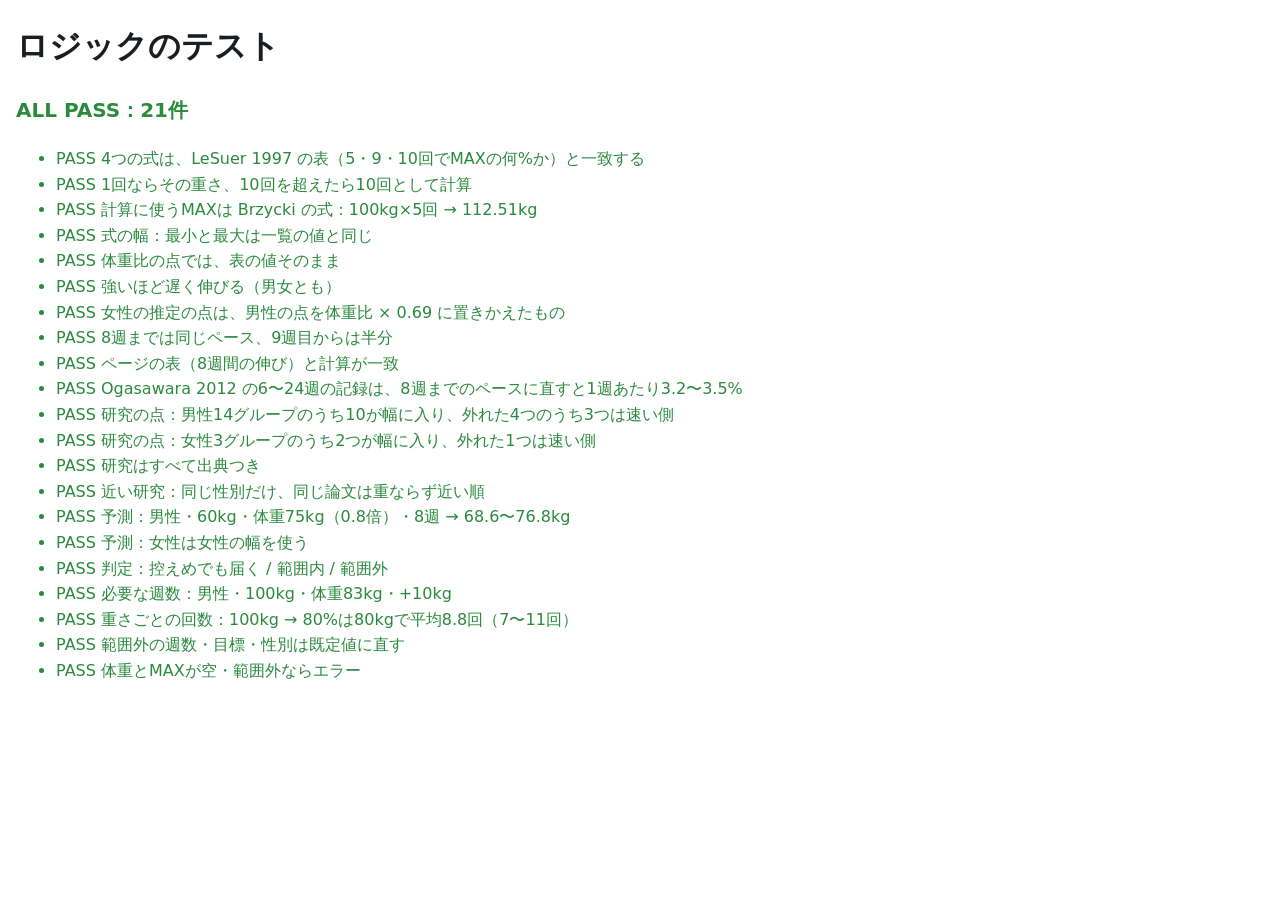
<file: tests.html>
<!doctype html>
<html lang="ja">
<head>
<meta charset="utf-8">
<meta name="viewport" content="width=device-width, initial-scale=1">
<meta name="robots" content="noindex">
<title>ベンチプレス伸び計算機 ロジックのテスト</title>
<style>
  body { font-family: system-ui, "Yu Gothic UI", Meiryo, sans-serif; margin: 16px; line-height: 1.6; background: #fff; color: #1a1d21; }
  #summary { font-size: 1.25rem; font-weight: 700; }
  .pass { color: #2b8a3e; }
  .fail { color: #c92a2a; font-weight: 700; }
</style>
</head>
<body>
<h1>ロジックのテスト</h1>
<p id="summary">実行中…</p>
<ul id="results"></ul>

<script src="js/bg-data.js"></script>
<script src="js/bg-calc.js"></script>
<script>
(function () {
  'use strict';
  const BG = window.BG;
  const D = BG.DATA;
  const results = [];
  function test(name, fn) {
    try { fn(); results.push({ name, ok: true }); }
    catch (e) { results.push({ name, ok: false, msg: e && e.message ? e.message : String(e) }); }
  }
  function eq(a, b, label) {
    const x = JSON.stringify(a), y = JSON.stringify(b);
    if (x !== y) throw new Error((label ? label + ': ' : '') + '期待値 ' + y + ' / 実際 ' + x);
  }
  function near(a, b, label, tol) {
    if (!(Math.abs(a - b) <= (tol || 1e-6))) throw new Error((label ? label + ': ' : '') + '期待値 ' + b + ' / 実際 ' + a);
  }
  function ok(c, label) { if (!c) throw new Error(label || '条件を満たしていません'); }

  // ---- MAXの計算式 ----
  test('4つの式は、LeSuer 1997 の表（5・9・10回でMAXの何%か）と一致する', () => {
    // 表の値。Brzycki の9回は表に「87」とあるが、式から計算すると78になるため78で確かめる
    const table = { brzycki: [89, 78, 75], epley: [86, 77, 75], mayhew: [84, 78, 76], lombardi: [85, 80, 79] };
    Object.keys(table).forEach(id => [5, 9, 10].forEach((r, i) => {
      const pct = 100 / BG.FORMULAS[id](1, r) * 1;
      near(Math.round(pct), table[id][i], id + ' ' + r + '回', 0);
    }));
  });
  test('1回ならその重さ、10回を超えたら10回として計算', () => {
    const e1 = BG.estimateAll(100, 1);
    ok(e1.list.every(f => f.value === 100), '1回');
    const e15 = BG.estimateAll(60, 15);
    eq([e15.used, e15.capped], [10, true]);
    eq(e15.list.map(f => f.value), BG.estimateAll(60, 10).list.map(f => f.value));
  });
  test('計算に使うMAXは Brzycki の式：100kg×5回 → 112.51kg', () => {
    eq(BG.estimate1RM(100, 5), 112.51);
    eq(BG.estimateAll(100, 5).main, 112.51);
    eq(BG.estimate1RM(0, 5), null);
  });
  test('式の幅：最小と最大は一覧の値と同じ', () => {
    const e = BG.estimateAll(80, 6);
    eq(e.min, Math.min(...e.list.map(f => f.value)));
    eq(e.max, Math.max(...e.list.map(f => f.value)));
  });

  // ---- 伸びの速さ ----
  test('体重比の点では、表の値そのまま', () => {
    eq(BG.ratesFor(0.8, 'male'), { low: 1.8, high: 3.5 });
    eq(BG.ratesFor(1.2, 'male'), { low: 0.6, high: 1.5 });
    eq(BG.ratesFor(0.5, 'female'), { low: 1.2, high: 2.5 });
  });
  test('強いほど遅く伸びる（男女とも）', () => {
    ['male', 'female'].forEach(sex => {
      for (let r = 0.4; r < 2.0; r += 0.02) {
        const a = BG.ratesFor(r, sex), b = BG.ratesFor(r + 0.02, sex);
        ok(b.low <= a.low + 1e-9 && b.high <= a.high + 1e-9, sex + ' ' + r.toFixed(2));
        ok(a.low < a.high, sex + ' 下限 < 上限 ' + r.toFixed(2));
      }
    });
  });
  test('女性の推定の点は、男性の点を体重比 × 0.69 に置きかえたもの', () => {
    D.anchors.female.filter(a => a.estimated).forEach(a => {
      const m = D.anchors.male.find(x => Math.abs(x.ratio * D.sexRatio - a.ratio) < 0.01);
      ok(m && m.low === a.low && m.high === a.high, a.ratio + '倍');
    });
  });
  test('8週までは同じペース、9週目からは半分', () => {
    near(BG.gainPct(8, 2), 16);
    near(BG.gainPct(16, 2), 24);
  });
  test('ページの表（8週間の伸び）と計算が一致', () => {
    const rows = [['male', 0.8, 14, 28], ['male', 1.2, 5, 12], ['male', 1.5, 3, 10], ['male', 1.8, 2, 6], ['female', 0.5, 10, 20], ['female', 0.65, 8, 18], ['female', 0.83, 5, 12]];
    rows.forEach(([sex, ratio, lo, hi]) => {
      const r = BG.ratesFor(ratio, sex);
      eq([Math.round(BG.gainPct(8, r.low)), Math.round(BG.gainPct(8, r.high))], [lo, hi], sex + ' ' + ratio);
    });
  });
  test('Ogasawara 2012 の6〜24週の記録は、8週までのペースに直すと1週あたり3.2〜3.5%', () => {
    [[6, 20.0], [9, 28.8], [12, 34.7], [15, 39.6], [18, 44.1], [21, 48.2], [24, 51.8]].forEach(([w, p]) => {
      const rate = p / BG.gainPct(w, 1);
      ok(rate >= 3.2 && rate <= 3.5, w + '週 ' + rate.toFixed(2));
    });
  });

  // ---- 研究のデータ ----
  test('研究の点：男性14グループのうち10が幅に入り、外れた4つのうち3つは速い側', () => {
    eq(BG.bandCoverage('male'), { inside: 10, above: 3, below: 1, total: 14 });
    eq(D.studies.filter(s => BG.studyPosition(s) === 'below').map(s => s.id), ['kikuchi']);
  });
  test('研究の点：女性3グループのうち2つが幅に入り、外れた1つは速い側', () => {
    eq(BG.bandCoverage('female'), { inside: 2, above: 1, below: 0, total: 3 });
  });
  test('研究はすべて出典つき', () => {
    D.studies.forEach(s => ok(D.refs[s.ref] && D.refs[s.ref].doi, s.id));
  });
  test('近い研究：同じ性別だけ、同じ論文は重ならず近い順', () => {
    const m = BG.nearestStudies(1.2, 'male', 3);
    eq(m.length, 3);
    ok(m.every(s => s.sex === 'male'));
    eq(new Set(m.map(s => s.ref)).size, 3);
    for (let i = 1; i < m.length; i++) ok(Math.abs(m[i].ratio - 1.2) >= Math.abs(m[i - 1].ratio - 1.2), '近い順');
    const f = BG.nearestStudies(0.55, 'female', 3);
    eq(f.map(s => s.ref).sort(), ['cholewa2018', 'rossi2024']);
  });

  // ---- 予測と判定 ----
  test('予測：男性・60kg・体重75kg（0.8倍）・8週 → 68.6〜76.8kg', () => {
    const p = BG.predict(60, 75, 8, 'male');
    near(p.lowMax, 68.64); near(p.highMax, 76.8);
    eq(p.curve.length, 9);
  });
  test('予測：女性は女性の幅を使う', () => {
    const p = BG.predict(30, 60, 8, 'female');
    eq(p.rates, { low: 1.2, high: 2.5 });
  });
  test('判定：控えめでも届く / 範囲内 / 範囲外', () => {
    const p = BG.predict(60, 75, 8, 'male');
    eq(BG.verdict(p, 5), 'likely');
    eq(BG.verdict(p, 15), 'possible');
    eq(BG.verdict(p, 20), 'beyond');
    eq(BG.verdict(p, 0), null);
  });
  test('必要な週数：男性・100kg・体重83kg・+10kg', () => {
    const w = BG.weeksNeeded(100, 83, 10, 'male');
    ok(w.fastest < w.slowest, JSON.stringify(w));
    eq(BG.weeksNeeded(150, 80, 100, 'male').slowest, null);
  });

  // ---- 重さごとの回数 ----
  test('重さごとの回数：100kg → 80%は80kgで平均8.8回（7〜11回）', () => {
    const t = BG.repsTableFor(100);
    eq(t.map(r => r.pct), [95, 90, 85, 80, 75, 70, 65, 60]);
    const r80 = t.find(r => r.pct === 80);
    eq([r80.weight, r80.mean, r80.lo, r80.hi], [80, 8.82, 7, 11]);
    for (let i = 1; i < t.length; i++) ok(t[i].mean > t[i - 1].mean && t[i].weight <= t[i - 1].weight);
  });

  // ---- 入力 ----
  test('範囲外の週数・目標・性別は既定値に直す', () => {
    const n = BG.normalizeInput({ sex: 'x', max: 60, bw: 70, weeks: 30, target: -1 });
    eq([n.sex, n.weeks, n.target], ['male', 8, null]);
    eq(BG.normalizeInput({ sex: 'female' }).sex, 'female');
  });
  test('体重とMAXが空・範囲外ならエラー', () => {
    eq(BG.validate(BG.normalizeInput({ max: '', bw: '' })).length, 2);
    eq(BG.validate(BG.normalizeInput({ max: 60, bw: 70 })).length, 0);
  });

  const ul = document.getElementById('results');
  results.forEach(r => {
    const li = document.createElement('li');
    li.className = r.ok ? 'pass' : 'fail';
    li.textContent = (r.ok ? 'PASS ' : 'FAIL ') + r.name + (r.msg ? '：' + r.msg : '');
    ul.appendChild(li);
  });
  const failed = results.filter(r => !r.ok).length;
  const s = document.getElementById('summary');
  s.textContent = failed ? 'FAIL：' + results.length + '件中 ' + failed + '件失敗' : 'ALL PASS：' + results.length + '件';
  s.className = failed ? 'fail' : 'pass';
})();
</script>
</body>
</html>
</file>
<file: css/style.css>
/* yuno-lab ツール共通（BIG3・ボディメイク・スクワット・ベンチプレス） */

:root {
  --bg: #f5f6f8;
  --surface: #ffffff;
  --surface-2: #f0f2f5;
  --text: #1a1d21;
  --muted: #5d6570;
  --border: #dde1e6;
  --accent: #d9480f;
  --accent-hover: #bf3f0c;
  --accent-ink: #ffffff;
  --accent-soft: #fff0e6;
  --light: #1864ab;
  --light-soft: #e7f0fa;
  --test: #a61e4d;
  --test-soft: #fcebf1;
  --acc: #5f3dc4;
  --acc-soft: #efeafd;
  --error: #c92a2a;
  --error-soft: #fdecec;
  --radius: 14px;
  --shadow: 0 1px 2px rgba(16, 24, 40, .06), 0 1px 3px rgba(16, 24, 40, .08);
  color-scheme: light;
}

@media (prefers-color-scheme: dark) {
  :root {
    --bg: #0f1216;
    --surface: #171b21;
    --surface-2: #1f252c;
    --text: #e6e8eb;
    --muted: #9aa3ad;
    --border: #2b323a;
    --accent: #ff8b4d;
    --accent-hover: #ffa06b;
    --accent-ink: #1b0d05;
    --accent-soft: #2c1a10;
    --light: #74b0f0;
    --light-soft: #132436;
    --test: #f283a9;
    --test-soft: #34161f;
    --acc: #b3a1f7;
    --acc-soft: #221c38;
    --error: #ff8787;
    --error-soft: #3a1717;
    --shadow: none;
    color-scheme: dark;
  }
}

* { box-sizing: border-box; }

html { -webkit-text-size-adjust: 100%; }

body {
  margin: 0;
  background: var(--bg);
  color: var(--text);
  font-family: "Hiragino Sans", "Hiragino Kaku Gothic ProN", "Noto Sans JP", "Yu Gothic UI", "Yu Gothic", Meiryo, system-ui, sans-serif;
  font-size: 16px;
  line-height: 1.7;
  padding-top: env(safe-area-inset-top, 0px);
  padding-bottom: env(safe-area-inset-bottom, 0px);
}

[hidden] { display: none !important; }

a { color: var(--accent); }

.wrap {
  max-width: 980px;
  margin: 0 auto;
  padding-inline: 16px;
}

/* ---- ヘッダー ---- */
.site-header { padding-block: 24px 0; }
.eyebrow {
  display: inline-block;
  margin: 0 0 6px;
  padding: 2px 10px;
  border-radius: 999px;
  background: var(--accent-soft);
  color: var(--accent);
  font-size: .8rem;
  font-weight: 700;
}
.site-header h1 {
  margin: 0;
  font-size: clamp(1.7rem, 6vw, 2.4rem);
  line-height: 1.25;
  letter-spacing: .02em;
}
.lead { margin: 6px 0 0; color: var(--muted); max-width: 44em; }

main { padding-bottom: 32px; }

/* ---- カード ---- */
.card {
  background: var(--surface);
  border: 1px solid var(--border);
  border-radius: var(--radius);
  padding: 20px;
  margin-block: 16px;
  box-shadow: var(--shadow);
}
h2 { font-size: 1.2rem; margin: 0 0 12px; line-height: 1.4; display: flex; align-items: center; gap: 10px; }
.step-num {
  display: inline-grid;
  place-items: center;
  width: 1.7em;
  height: 1.7em;
  border-radius: 50%;
  background: var(--accent);
  color: var(--accent-ink);
  font-size: .85rem;
  flex: none;
}
.hint { color: var(--muted); font-size: .85rem; margin: 8px 0 0; }

/* ---- フォーム ---- */
fieldset { border: 0; margin: 0 0 20px; padding: 0; min-width: 0; }
legend { font-weight: 700; margin-bottom: 8px; padding: 0; }

.seg { display: flex; flex-wrap: wrap; gap: 8px; }
/* 選択肢は、入るなら1行に同じ幅で並べる */
.seg-compact { max-width: 480px; }
.seg label { position: relative; flex: 1 1 0; min-width: max-content; }
.seg input {
  position: absolute;
  inset: 0;
  width: 100%;
  height: 100%;
  margin: 0;
  opacity: 0;
  cursor: pointer;
}
.seg span {
  display: block;
  height: 100%;
  padding: 10px 12px;
  border: 1px solid var(--border);
  border-radius: 10px;
  background: var(--surface-2);
  text-align: center;
  font-weight: 700;
  line-height: 1.4;
  cursor: pointer;
}
.seg small { display: block; margin-top: 2px; font-weight: 400; font-size: .78rem; color: var(--muted); }
.seg input:checked + span {
  border-color: var(--accent);
  background: var(--accent-soft);
  box-shadow: inset 0 0 0 1px var(--accent);
}
.seg input:focus-visible + span { outline: 3px solid var(--accent); outline-offset: 2px; }

.lifts { display: grid; gap: 10px; margin-bottom: 20px; }
.lift-row {
  display: grid;
  grid-template-columns: 15em 1fr;
  align-items: center;
  gap: 8px 12px;
  padding: 12px;
  border: 1px solid var(--border);
  border-radius: 10px;
  background: var(--surface-2);
}
.lift-name { font-weight: 700; line-height: 1.4; white-space: nowrap; }
.lift-name small { margin-left: 6px; font-weight: 400; font-size: .75rem; color: var(--muted); }
.lift-row.is-off .inputs { opacity: .45; }
.inputs { display: flex; flex-wrap: wrap; align-items: center; gap: 8px; }
.inputs .mode-reps { display: inline-flex; flex-wrap: wrap; align-items: center; gap: 8px; }
.num { display: inline-flex; align-items: center; gap: 6px; }
.num input {
  width: 6.5em;
  padding: 8px 10px;
  border: 1px solid var(--border);
  border-radius: 8px;
  background: var(--surface);
  color: var(--text);
  font: inherit;
  font-size: 1.05rem;
  font-variant-numeric: tabular-nums;
}
.num input:focus { outline: 2px solid var(--accent); outline-offset: 1px; }
.num input:disabled { cursor: not-allowed; }
.times { color: var(--muted); }
.check { display: inline-flex; align-items: center; gap: 8px; cursor: pointer; }
.check input { width: 18px; height: 18px; margin: 0; accent-color: var(--accent); flex: none; }

@media (max-width: 560px) {
  .lift-row { grid-template-columns: 1fr; }
}

.error {
  margin: 0 0 16px;
  padding: 10px 12px;
  border-radius: 8px;
  background: var(--error-soft);
  color: var(--error);
  font-weight: 700;
}

button { font: inherit; cursor: pointer; }
.primary {
  width: 100%;
  padding: 14px 20px;
  border: 0;
  border-radius: 12px;
  background: var(--accent);
  color: var(--accent-ink);
  font-size: 1.1rem;
  font-weight: 800;
  letter-spacing: .05em;
}
.primary:hover { background: var(--accent-hover); }
.primary:focus-visible, .secondary:focus-visible { outline: 3px solid var(--accent); outline-offset: 2px; }
.secondary {
  padding: 8px 14px;
  border: 1px solid var(--border);
  border-radius: 10px;
  background: var(--surface);
  color: var(--text);
  font-weight: 700;
}
.secondary:hover { border-color: var(--accent); }
.actions { display: flex; flex-wrap: wrap; align-items: center; gap: 8px 16px; margin-top: 16px; }
.actions .secondary { font-size: .9rem; }
.actions a:not(.btn-link) { font-size: .9rem; font-weight: 700; }

/* ---- 結果: 概要 ---- */
.summary-meta { margin: -8px 0 12px; color: var(--muted); }
.summary-list {
  list-style: none;
  margin: 0;
  padding: 0;
  display: flex;
  flex-wrap: wrap;
  gap: 8px 28px;
}
.summary-list li {
  display: flex;
  flex-direction: column;
  line-height: 1.45;
}
.sum-name { font-weight: 700; }
.sum-val { font-variant-numeric: tabular-nums; }
.sum-tm { color: var(--muted); font-size: .85rem; font-variant-numeric: tabular-nums; }
.share-box { margin-top: 12px; }
.share-box input {
  width: 100%;
  padding: 8px 10px;
  border: 1px solid var(--border);
  border-radius: 8px;
  background: var(--surface-2);
  color: var(--text);
  font: inherit;
  font-size: .85rem;
}
.share-status { margin: 6px 0 0; color: var(--muted); font-size: .85rem; }

/* ---- 結果: 週タブ ---- */
.tabs {
  position: sticky;
  top: env(safe-area-inset-top, 0px);
  z-index: 5;
  display: flex;
  gap: 6px;
  margin-top: 8px;
  padding: 8px 2px;
  overflow-x: auto;
  background: var(--bg);
  scrollbar-width: thin;
}
.tab {
  flex: 0 0 auto;
  display: flex;
  flex-direction: column;
  align-items: center;
  justify-content: center;
  min-width: 56px;
  padding: 6px 10px;
  border: 1px solid var(--border);
  border-radius: 10px;
  background: var(--surface);
  color: var(--text);
  font-weight: 700;
  line-height: 1.35;
}
.tab-tag { font-size: .7rem; color: var(--muted); }
.tab.is-light .tab-tag { color: var(--light); }
.tab.is-test .tab-tag { color: var(--test); }
.tab[aria-selected="true"] { background: var(--accent); border-color: var(--accent); color: var(--accent-ink); }
.tab[aria-selected="true"] .tab-tag { color: inherit; }
.tab:focus-visible { outline: 3px solid var(--accent); outline-offset: 2px; }

/* ---- 結果: 週と日 ---- */
.week-head h3 { margin: 12px 0 4px; font-size: 1.3rem; display: flex; align-items: center; flex-wrap: wrap; gap: 8px; }
.week-note { margin: 0 0 12px; color: var(--muted); }
.days { display: grid; grid-template-columns: repeat(auto-fill, minmax(280px, 1fr)); gap: 12px; }
.day {
  padding: 16px;
  border: 1px solid var(--border);
  border-radius: var(--radius);
  background: var(--surface);
  box-shadow: var(--shadow);
}
.day-title { margin: 0 0 10px; font-size: 1.05rem; display: flex; align-items: center; gap: 8px; }
.ex-list { list-style: none; margin: 0; padding: 0; }
.ex { padding: 10px 0; border-top: 1px solid var(--border); }
.ex:first-child { padding-top: 0; border-top: 0; }
.ex-top { display: flex; align-items: baseline; gap: 4px 8px; font-weight: 700; }
.ex-part { color: var(--muted); font-size: .8rem; font-weight: 400; white-space: nowrap; }
.ex-load { display: flex; align-items: baseline; flex-wrap: wrap; gap: 4px 12px; }
.ex-weight { font-size: 1.65rem; font-weight: 800; line-height: 1.2; font-variant-numeric: tabular-nums; }
.ex-weight small { margin-left: 2px; font-size: .9rem; font-weight: 700; }
.ex-sets { font-weight: 700; }
.ex-meta { display: flex; flex-wrap: wrap; gap: 0 12px; color: var(--muted); font-size: .82rem; }

.badge {
  display: inline-block;
  padding: 1px 8px;
  border-radius: 999px;
  background: var(--accent-soft);
  color: var(--accent);
  font-size: .72rem;
  font-weight: 700;
  line-height: 1.6;
  white-space: nowrap;
}
.badge-light { background: var(--light-soft); color: var(--light); }
.badge-test { background: var(--test-soft); color: var(--test); }
.badge-acc { background: var(--acc-soft); color: var(--acc); }

.day-test { border-color: var(--test); }
.day-lead { margin: 0 0 12px; color: var(--muted); font-size: .88rem; }
.test-lift { margin-bottom: 14px; }
.test-lift h5 { margin: 0 0 4px; font-size: 1rem; }
.test-steps { margin: 0; padding-left: 1.4em; font-variant-numeric: tabular-nums; }
.test-steps li { margin: 3px 0; line-height: 1.45; }
.ts-weight { font-weight: 700; }
.ts-note { display: block; color: var(--muted); font-size: .8rem; }
.test-steps li.is-attempt .ts-weight { color: var(--test); }
.test-next { margin: 6px 0 0; font-size: .88rem; }

.warmup-note { margin-top: 16px; color: var(--muted); font-size: .85rem; }

/* ---- 解説 ---- */
.article h2 { margin-top: 32px; }
.article h2:first-child { margin-top: 0; }
.article h3 { margin: 18px 0 4px; font-size: 1rem; }
.article p { margin: 0 0 8px; }
.article ol { padding-left: 1.3em; }
.table-wrap { overflow-x: auto; margin-top: 12px; }
.plan-table { width: 100%; min-width: 320px; border-collapse: collapse; font-size: .92rem; font-variant-numeric: tabular-nums; }
.plan-table caption { text-align: left; color: var(--muted); font-size: .85rem; padding-bottom: 6px; }
.plan-table th, .plan-table td { padding: 8px 10px; border-bottom: 1px solid var(--border); text-align: left; white-space: nowrap; }
.plan-table thead th { background: var(--surface-2); }
.plan-table tr.is-light td { color: var(--light); }
.plan-table tr.is-test td { color: var(--test); }
.disclaimer { color: var(--muted); font-size: .85rem; }
.disclaimer p:last-child { margin-bottom: 0; }

/* ---- フッター ---- */
.site-footer { padding-block: 8px 40px; text-align: center; color: var(--muted); font-size: .85rem; }
.site-footer a { color: inherit; }

/* ---- プライバシーポリシーなど本文ページ ---- */
.doc h2 { margin-top: 28px; }
.doc h2:first-of-type { margin-top: 0; }
.doc ul { padding-left: 1.3em; }
.back-link { display: inline-block; margin-top: 16px; }

/* ---- 上部ナビ ---- */
.topnav { border-bottom: 1px solid var(--border); background: var(--surface); }
.topnav .wrap {
  display: flex;
  flex-wrap: wrap;
  align-items: center;
  justify-content: space-between;
  gap: 6px 16px;
  padding-block: 10px;
}
.brand { display: inline-flex; align-items: center; gap: 8px; color: var(--text); font-weight: 800; text-decoration: none; }
.brand img { width: 26px; height: 26px; }
.topnav ul { display: flex; flex-wrap: wrap; gap: 4px 16px; margin: 0; padding: 0; list-style: none; }
.navlink { color: var(--muted); font-size: .9rem; font-weight: 700; text-decoration: none; }
.navlink:hover, .navlink[aria-current="page"] { color: var(--accent); }

/* ---- 記事ページ ---- */
.post { max-width: 760px; margin-inline: auto; }
.breadcrumb { margin: 16px 0 0; color: var(--muted); font-size: .8rem; }
.breadcrumb a { color: inherit; }
.post-header h1 { margin: 8px 0; font-size: clamp(1.5rem, 5vw, 2rem); line-height: 1.4; }
.post-meta { margin: 0; color: var(--muted); font-size: .85rem; }
.post-lead { margin: 16px 0 0; font-size: 1.05rem; }
.post-body { font-size: 1.02rem; }
.post-body h2 {
  display: block;
  margin: 36px 0 12px;
  padding-bottom: 6px;
  border-bottom: 2px solid var(--accent-soft);
  font-size: 1.3rem;
}
.post-body h3 { margin: 24px 0 8px; font-size: 1.08rem; }
.post-body p { margin: 0 0 14px; }
.post-body ul, .post-body ol { margin: 0 0 14px; padding-left: 1.4em; }
.post-body li { margin: 4px 0; }
.toc { margin: 20px 0 8px; padding: 12px 16px; border-radius: 10px; background: var(--surface-2); }
.toc p { margin: 0 0 4px; font-weight: 700; }
.toc ol { margin: 0; padding-left: 1.3em; }
.toc a { color: var(--text); }
.callout { margin: 16px 0; padding: 12px 16px; border-left: 4px solid var(--accent); border-radius: 0 10px 10px 0; background: var(--accent-soft); }
.callout.warn { border-left-color: var(--test); background: var(--test-soft); }
.callout.info { border-left-color: var(--light); background: var(--light-soft); }
.callout p:last-child, .callout ul:last-child { margin-bottom: 0; }
.data-table { width: 100%; min-width: 320px; border-collapse: collapse; font-size: .92rem; font-variant-numeric: tabular-nums; }
.data-table caption { padding-bottom: 6px; color: var(--muted); font-size: .85rem; text-align: left; }
.data-table th, .data-table td { padding: 8px 10px; border-bottom: 1px solid var(--border); text-align: left; vertical-align: top; }
.data-table thead th { background: var(--surface-2); white-space: nowrap; }
.cta { margin: 36px 0 8px; padding: 20px; border-radius: var(--radius); background: var(--accent-soft); text-align: center; }
.cta p { margin: 0 0 12px; font-weight: 700; }
.btn-link {
  display: inline-block;
  padding: 12px 22px;
  border-radius: 12px;
  background: var(--accent);
  color: var(--accent-ink);
  font-weight: 800;
  text-decoration: none;
}
.btn-link:hover { background: var(--accent-hover); }
.btn-link:focus-visible { outline: 3px solid var(--accent); outline-offset: 2px; }
.section-title { display: block; margin: 32px 0 12px; font-size: 1.1rem; }
.article-list {
  display: grid;
  grid-template-columns: repeat(auto-fill, minmax(260px, 1fr));
  gap: 12px;
  margin: 0;
  padding: 0;
  list-style: none;
}
.article-list a {
  display: block;
  height: 100%;
  padding: 16px;
  border: 1px solid var(--border);
  border-radius: var(--radius);
  background: var(--surface);
  color: var(--text);
  text-decoration: none;
  box-shadow: var(--shadow);
}
.article-list a:hover { border-color: var(--accent); }
.al-title { display: block; margin-bottom: 6px; font-weight: 800; line-height: 1.45; }
.al-desc { display: block; color: var(--muted); font-size: .88rem; line-height: 1.6; }
.calc {
  display: flex;
  flex-wrap: wrap;
  align-items: center;
  gap: 8px;
  margin: 12px 0 16px;
  padding: 16px;
  border-radius: 10px;
  background: var(--surface-2);
}
.calc-result { width: 100%; margin: 4px 0 0 !important; font-size: 1.2rem; font-weight: 800; font-variant-numeric: tabular-nums; }

/* ---- 印刷 ---- */
@media print {
  :root {
    --bg: #fff; --surface: #fff; --surface-2: #f3f4f6; --text: #000; --muted: #444; --border: #bbb;
    --accent: #b33c0c; --accent-soft: #fff; --light: #14508a; --light-soft: #fff;
    --test: #8a1a40; --test-soft: #fff; --acc: #4a2fa0; --acc-soft: #fff; --shadow: none;
    color-scheme: light;
  }
  body { font-size: 11pt; }
  .topnav, .site-header .eyebrow, .lead, #form-section, .tabs, .actions, .share-box, .article, .more-articles, .site-footer, .day-test button { display: none !important; }
  .site-header { padding-block: 0; }
  .week-panel[hidden] { display: block !important; }
  .week-panel { break-after: page; }
  .days { grid-template-columns: repeat(2, 1fr); }
  .day, .ex, .test-lift { break-inside: avoid; }
}

/* ---- ボディメイク メニューメーカー専用 ---- */
.sets-table { width: 100%; border-collapse: collapse; font-size: .92rem; font-variant-numeric: tabular-nums; }
.sets-table th, .sets-table td { padding: 6px 8px; border-bottom: 1px solid var(--border); text-align: left; vertical-align: middle; }
.sets-table thead th { background: var(--surface-2); white-space: nowrap; font-size: .85rem; }
.sets-table td.cell-num { white-space: nowrap; }
.sets-bar { position: relative; height: 8px; min-width: 80px; border-radius: 999px; background: var(--surface-2); overflow: hidden; }
.sets-bar span { position: absolute; inset: 0 auto 0 0; border-radius: 999px; background: var(--accent); }
.sets-bar.is-low span { background: var(--light); }
.rules { margin: 16px 0 0; padding-left: 1.2em; font-size: .9rem; }
.rules li { margin: 4px 0; }
.ex-cue { margin: 2px 0 0; color: var(--muted); font-size: .8rem; line-height: 1.55; }
.badge-long { background: var(--acc-soft); color: var(--acc); }
.badge-part { background: var(--surface); color: var(--muted); border: 1px solid var(--border); }
.day-minutes { margin-left: auto; color: var(--muted); font-size: .85rem; font-weight: 700; white-space: nowrap; }
.ex-sets-big { font-size: 1.15rem; font-weight: 800; }
.cite { color: var(--muted); font-size: .85rem; }
.ref-list { padding-left: 1.4em; font-size: .88rem; }
.ref-list li { margin: 6px 0; word-break: break-word; }
.sets-table th[scope="row"] { white-space: nowrap; font-weight: 700; }
.sets-table td.cell-num.is-low { color: var(--light); font-weight: 700; }
@media (max-width: 480px) {
  .sets-table th:last-child, .sets-table td:last-child { display: none; }
  .sets-table th, .sets-table td { padding: 6px 6px; }
}

/* ---- スクワット伸び計算機専用 ---- */
.field-grid { display: grid; grid-template-columns: repeat(auto-fit, minmax(240px, 1fr)); gap: 16px 20px; margin-bottom: 20px; }
.field { display: flex; flex-direction: column; gap: 8px; min-width: 0; }
.field-name { font-weight: 700; }
.field-name small { margin-left: 8px; font-weight: 400; font-size: .78rem; color: var(--muted); }
.unit { color: var(--muted); font-size: .9rem; }
#reps-field { display: flex; flex-wrap: wrap; align-items: center; gap: 8px; }
#reps-field[hidden] { display: none !important; }
#reps-field .hint { width: 100%; margin: 0; }
.num input[name="liftR"] { width: 4.5em; }
.seg-mini span { padding: 6px 8px; font-size: .85rem; }
select {
  width: 100%;
  max-width: 12em;
  padding: 8px 10px;
  border: 1px solid var(--border);
  border-radius: 8px;
  background: var(--surface);
  color: var(--text);
  font: inherit;
  font-size: 1.05rem;
}
select:focus { outline: 2px solid var(--accent); outline-offset: 1px; }
.error-line { display: block; }

.big-range { display: flex; flex-direction: column; margin: 0 0 12px; line-height: 1.3; }
.big-label { color: var(--muted); font-size: .9rem; font-weight: 700; }
.big-num { font-size: clamp(2rem, 9vw, 2.8rem); font-weight: 800; color: var(--accent); font-variant-numeric: tabular-nums; }
.big-gain { font-weight: 700; font-variant-numeric: tabular-nums; }

.chart-box { max-width: 640px; margin: 4px 0 0; }
.chart { display: block; width: 100%; height: auto; }
.chart .grid { stroke: var(--border); stroke-width: 1; }
.chart .tick { fill: var(--muted); font-size: 13px; font-variant-numeric: tabular-nums; }
.chart .axis { fill: var(--muted); font-size: 12px; font-weight: 700; }
.chart .band { fill: var(--accent); fill-opacity: .16; }
.chart .line { fill: none; stroke: var(--accent); stroke-width: 2.5; }
.chart .target { stroke: var(--test); stroke-width: 2; stroke-dasharray: 7 5; }
.chart .target-label { fill: var(--test); font-size: 13px; font-weight: 700; }
.chart .dot-now { fill: var(--accent); }
.chart .end-label { fill: var(--accent); font-size: 14px; font-weight: 800; }
.chart .dot { fill: var(--surface); stroke: var(--light); stroke-width: 2; }
.chart .dot-num { fill: var(--light); font-size: 10px; font-weight: 800; }
.chart .you { stroke: var(--test); stroke-width: 2; stroke-dasharray: 5 4; }
.chart .you-label { fill: var(--test); font-size: 13px; font-weight: 700; }

.rate-notes { margin: 12px 0 0; padding-left: 1.2em; font-size: .92rem; }
.rate-notes li { margin: 4px 0; }
.cite-chip {
  margin-left: 4px;
  color: var(--light);
  font-size: .75rem;
  font-weight: 700;
  text-underline-offset: 2px;
  white-space: nowrap;
}
.cite-none { color: var(--muted); font-weight: 400; }

.verdict { margin-top: 16px; padding: 12px 16px; border-radius: 10px; border-left: 4px solid var(--accent); background: var(--accent-soft); }
.verdict p { margin: 0 0 6px; }
.verdict p:last-child { margin-bottom: 0; }
.verdict-title { font-size: 1.1rem; font-weight: 800; }
.verdict-likely { border-left-color: #2b8a3e; background: rgba(43, 138, 62, .1); }
.verdict-beyond { border-left-color: var(--test); background: var(--test-soft); }

.study-list { list-style: none; margin: 8px 0 0; padding: 0; }
.study { padding: 8px 0; border-top: 1px solid var(--border); }
.study:first-child { border-top: 0; }
.study-top { display: flex; flex-wrap: wrap; align-items: baseline; justify-content: space-between; gap: 4px 12px; }
.study-ratio { font-weight: 800; }
.study-ref { font-size: .85rem; font-weight: 700; }
.study p { margin: 2px 0 0; }
.study-who { color: var(--muted); font-size: .88rem; }
.study-result { font-weight: 700; font-variant-numeric: tabular-nums; }
.study-yours { color: var(--accent); font-weight: 700; font-size: .92rem; white-space: nowrap; }
.more-link { margin: 12px 0 0; font-size: .9rem; }
.method-list { margin: 12px 0 0; padding-left: 1.2em; font-size: .92rem; }
.method-list li { margin: 4px 0; }
.study-table td, .study-table th { white-space: nowrap; }
.study-table td.wrap { white-space: normal; min-width: 12em; }

@media (max-width: 560px) {
  .chart .tick { font-size: 22px; }
  .chart .axis { font-size: 20px; }
  .chart .target-label, .chart .you-label { font-size: 22px; }
  .chart .end-label { font-size: 24px; }
  .chart .dot { r: 13px; }
  .chart .dot-num { font-size: 14px; }
}

@media print {
  .chart-box, .study-list, .rules, .method-list, .more-link, .verdict { break-inside: avoid; }
  .cite-chip { display: none; }
}

/* ---- スクワット プログラムメーカー専用 ---- */
.select-wide { max-width: 100%; }
.fact-list { grid-template-columns: repeat(auto-fit, minmax(200px, 1fr)); }
.fact-list li { gap: 2px; }
.fact-name { color: var(--muted); font-size: .8rem; font-weight: 700; }
.fact-val { font-weight: 800; font-variant-numeric: tabular-nums; }
.progress-row { display: flex; flex-wrap: wrap; align-items: center; gap: 4px 12px; margin: 14px 0 0; font-weight: 700; }
.link-btn { padding: 0; border: 0; background: none; color: var(--accent); font-size: .85rem; font-weight: 700; text-decoration: underline; }

.warmup { margin: 0 0 10px; font-size: .85rem; }
.warmup summary { display: flex; flex-wrap: wrap; gap: 2px 10px; cursor: pointer; list-style: none; }
.warmup summary::-webkit-details-marker { display: none; }
.warmup summary::before { content: '▸'; color: var(--muted); }
.warmup[open] summary::before { content: '▾'; }
.wu-title { font-weight: 700; }
.wu-line { color: var(--muted); font-variant-numeric: tabular-nums; }
.wu-step { white-space: nowrap; }
.wu-list { margin: 6px 0 0; padding-left: 1.6em; font-variant-numeric: tabular-nums; }
.wu-list li { margin: 2px 0; }
.wu-list .ts-note { display: inline; margin-left: 8px; }

.badge-var { background: var(--test-soft); color: var(--test); }
.ex-top { flex-wrap: wrap; }

.day-title { flex-wrap: wrap; }
.day-title .day-minutes { margin-left: auto; }
.done-label { display: inline-flex; align-items: center; gap: 4px; margin-left: 4px; font-size: .82rem; font-weight: 700; color: var(--muted); cursor: pointer; white-space: nowrap; }
.done-check { width: 18px; height: 18px; margin: 0; accent-color: var(--accent); }
.day.is-done { opacity: .6; }
.day.is-done .done-label { color: var(--accent); }

.next-cycle { margin-top: 12px; padding-top: 10px; border-top: 1px solid var(--border); }
.next-label { display: flex; flex-wrap: wrap; align-items: center; gap: 6px 10px; font-size: .88rem; font-weight: 700; }
.next-label .num input { width: 6em; }
.next-out { margin: 6px 0; font-weight: 800; font-variant-numeric: tabular-nums; }
.next-cycle .secondary { font-size: .88rem; }

@media print {
  .done-label, .next-cycle, .progress-row, .link-btn { display: none !important; }
  .day.is-done { opacity: 1; }
  .warmup summary::before { content: none; }
}

/* 長い種目名はカードの中で折り返す */
.ex-name { overflow-wrap: anywhere; }

/* ---- ベンチプレス伸び計算機専用 ---- */
.data-table .cell-num { white-space: nowrap; font-variant-numeric: tabular-nums; }
.data-table tr.is-main th, .data-table tr.is-main td { color: var(--accent); font-weight: 800; }
#formula-box p { margin: 0 0 8px; }
.actions .btn-link { padding: 10px 18px; }

/* ---- よくある質問（開いて読む） ---- */
.faq { margin: 0; }
.faq details { border-bottom: 1px solid var(--border); }
.faq details:first-child { border-top: 1px solid var(--border); }
.faq summary {
  display: flex;
  justify-content: space-between;
  gap: 12px;
  padding: 12px 0;
  font-weight: 700;
  line-height: 1.5;
  cursor: pointer;
  list-style: none;
}
.faq summary::-webkit-details-marker { display: none; }
.faq summary::after { content: '＋'; flex: none; color: var(--muted); font-weight: 400; }
.faq details[open] summary::after { content: '－'; }
.faq details > :not(summary) { margin: 0 0 12px; }
.faq summary:focus-visible { outline: 3px solid var(--accent); outline-offset: 2px; }

/* ---- 開いて見る表 ---- */
.more { margin-top: 12px; }
.more > summary { color: var(--accent); font-size: .9rem; font-weight: 700; cursor: pointer; }
.more > summary:focus-visible { outline: 3px solid var(--accent); outline-offset: 2px; }
.more[open] > summary { margin-bottom: 4px; }

/* ---- 記事への小さなリンク ---- */
.link-list { display: flex; flex-wrap: wrap; gap: 4px 20px; margin: 0; padding: 0; list-style: none; font-size: .92rem; }

/* ---- 入力欄（MAXがわからないときのリンク・折りたたんだ設定） ---- */
.form-field { margin-bottom: 20px; }
.field .link-btn, .mode-line .link-btn { align-self: flex-start; text-align: left; }
.mode-line { margin: -8px 0 20px; }
.form-more { margin: 0 0 20px; }
.form-more > .field-grid { margin: 12px 0 0; }
.form-more > fieldset { margin: 12px 0 0; }
.field-grid > fieldset { margin: 0; }

/* 紹介リンク（アフィリエイト）。広告であることがわかるように「PR」をつける */
.pr-note { margin: 8px 0 0; color: var(--muted); font-size: .8rem; }
.pr-box { margin: 24px 0; padding: 16px 20px; border: 1px solid var(--border); border-radius: var(--radius); background: var(--surface); }
.pr-box h2, .pr-box .pr-title { margin: 0 0 8px; font-size: 1.1rem; font-weight: 800; }
.pr-label { display: inline-block; margin-right: 8px; padding: 0 6px; border: 1px solid var(--muted); border-radius: 4px; color: var(--muted); font-size: .72rem; font-weight: 700; line-height: 1.6; vertical-align: middle; }
.pr-links { display: grid; grid-template-columns: repeat(auto-fit, minmax(200px, 1fr)); gap: 8px; margin: 12px 0 0; padding: 0; list-style: none; }
.pr-box ul.pr-links { padding-left: 0; }
.pr-links a { display: block; height: 100%; padding: 10px 14px; border: 1px solid var(--border); border-radius: 10px; background: var(--surface-2); color: var(--text); font-weight: 700; text-decoration: none; }
.pr-links a:hover { border-color: var(--accent); }
.pr-links small { display: block; margin-top: 2px; color: var(--muted); font-size: .8rem; font-weight: 400; }
.pr-items a { display: flex; align-items: center; gap: 12px; }
.pr-items img { flex: none; width: 72px; height: 72px; border-radius: 8px; background: #fff; object-fit: contain; }
@media print { .pr-box, .pr-note { display: none !important; } }
.select-wide { width: 100%; max-width: 100%; }
.sub-result { margin-top: 20px; }
/* 表の行見出しを1行にする（狭い画面では表を横にスクロール） */
.data-table th.nowrap { white-space: nowrap; }
</file>
